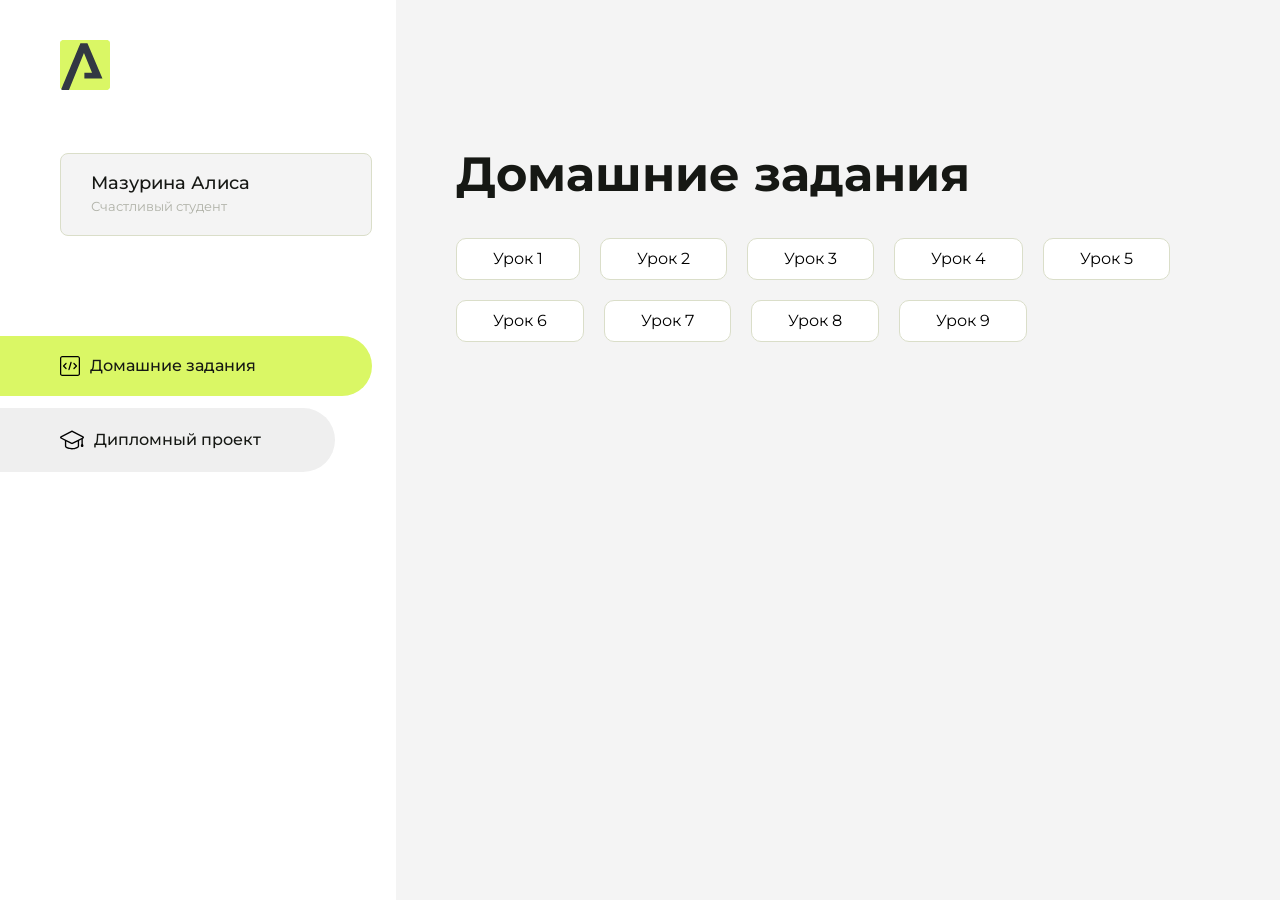
<file: index.html>
<!DOCTYPE html>
<html lang="en">
<head>
    <meta charset="UTF-8">
    <meta name="viewport" content="width=device-width, initial-scale=1.0">
    <title>Домашняя работа</title>
    <link rel="shortcut icon" href="src/logo.ico" type="image/x-icon">
    <link rel="preconnect" href="https://fonts.googleapis.com">
    <link rel="preconnect" href="https://fonts.gstatic.com" crossorigin>
    <link href="https://fonts.googleapis.com/css2?family=Montserrat:wght@400;500;700&family=Rubik:wght@500&display=swap"
          rel="stylesheet">
    <link rel="stylesheet" href="src/style.css">
</head>
<body id="body">
<div class="overlay" id="overlay"></div>
<div class="layout">
    <div class="burger" id="burger">
        <svg viewBox="0 0 24 24" fill="none" xmlns="http://www.w3.org/2000/svg">
            <g id="SVGRepo_bgCarrier" stroke-width="0"></g>
            <g id="SVGRepo_tracerCarrier" stroke-linecap="round" stroke-linejoin="round"></g>
            <g id="SVGRepo_iconCarrier">
                <path d="M4 18L20 18" stroke="#DAF765" stroke-width="2" stroke-linecap="round"></path>
                <path d="M4 12L20 12" stroke="#DAF765" stroke-width="2" stroke-linecap="round"></path>
                <path d="M4 6L20 6" stroke="#DAF765" stroke-width="2" stroke-linecap="round"></path>
            </g>
        </svg>
    </div>
    <aside class="sidebar" id="sidebar">
        <div class="sidebar__inner">
            <div class="logo">
                <svg width="50" height="50" viewBox="0 0 50 50" fill="none" xmlns="http://www.w3.org/2000/svg">
                    <g clip-path="url(#clip0_513_74730)">
                        <path d="M46.17 -0.257004H3.83C1.57281 -0.257004 -0.257 1.57281 -0.257 3.83V46.17C-0.257 48.4272 1.57281 50.257 3.83 50.257H46.17C48.4272 50.257 50.257 48.4272 50.257 46.17V3.83C50.257 1.57281 48.4272 -0.257004 46.17 -0.257004Z"
                              fill="#DAF765"/>
                        <path d="M24.375 38.4H42.461L27.441 3.1585H20.4355C20.4355 3.1585 6.7895 35.881 1.1945 49.294C2.015 50.0275 3.0945 50.257 3.6945 50.257H8.8445L23.954 13.07L32.0465 32.8285H24.375V38.4Z"
                              fill="#323843"/>
                    </g>
                    <defs>
                        <clipPath id="clip0_513_74730">
                            <rect width="50" height="50" fill="white"/>
                        </clipPath>
                    </defs>
                </svg>
            </div>
            <div class="sidebar__user">
                <div class="sidebar__name">Мазурина Алиса</div>
                <div class="sidebar__text">Счастливый студент</div>
            </div>
            <div class="sidebar__tabs">
                <div class="sidebar__item">
                    <button class="sidebar__button active" id="tasks">
                        <svg xmlns="http://www.w3.org/2000/svg" width="20" height="20" viewBox="0 0 20 20" fill="none">
                            <g clip-path="url(#clip0_704_74543)">
                                <path d="M17.7083 20H2.29167C1.0275 20 0 18.9725 0 17.7083V2.29167C0 1.0275 1.0275 0 2.29167 0H17.7083C18.9725 0 20 1.0275 20 2.29167V17.7083C20 18.9725 18.9725 20 17.7083 20ZM2.29167 1.25C1.7175 1.25 1.25 1.7175 1.25 2.29167V17.7083C1.25 18.2825 1.7175 18.75 2.29167 18.75H17.7083C18.2825 18.75 18.75 18.2825 18.75 17.7083V2.29167C18.75 1.7175 18.2825 1.25 17.7083 1.25H2.29167Z"
                                      fill="black"/>
                                <path d="M6.04167 13.125C5.88167 13.125 5.72167 13.0642 5.6 12.9417L3.1 10.4417C2.85583 10.1975 2.85583 9.80167 3.1 9.5575L5.6 7.0575C5.84417 6.81333 6.24 6.81333 6.48417 7.0575C6.72833 7.30167 6.72833 7.6975 6.48417 7.94167L4.42583 10L6.48417 12.0583C6.72833 12.3025 6.72833 12.6983 6.48417 12.9425C6.36167 13.0642 6.20167 13.125 6.04167 13.125Z"
                                      fill="black"/>
                                <path d="M8.95833 14.1667C8.9 14.1667 8.84 14.1583 8.78167 14.1417C8.45083 14.0442 8.26083 13.6967 8.35833 13.3658L10.4417 6.28251C10.5392 5.95084 10.8892 5.76417 11.2175 5.85917C11.5483 5.95667 11.7383 6.30417 11.6408 6.63501L9.5575 13.7183C9.47833 13.9908 9.22833 14.1667 8.95833 14.1667Z"
                                      fill="black"/>
                                <path d="M13.9583 13.125C13.7983 13.125 13.6383 13.0642 13.5167 12.9417C13.2725 12.6975 13.2725 12.3017 13.5167 12.0575L15.575 9.99916L13.5167 7.94083C13.2725 7.69666 13.2725 7.30083 13.5167 7.05666C13.7608 6.81249 14.1567 6.81249 14.4008 7.05666L16.9008 9.55666C17.145 9.80083 17.145 10.1967 16.9008 10.4408L14.4008 12.9408C14.2783 13.0642 14.1183 13.125 13.9583 13.125Z"
                                      fill="black"/>
                            </g>
                            <defs>
                                <clipPath id="clip0_704_74543">
                                    <rect width="20" height="20" fill="white"/>
                                </clipPath>
                            </defs>
                        </svg>
                        <span>Домашние задания</span></button>
                </div>
                <div class="sidebar__item">
                    <button class="sidebar__button" id="diplom">
                        <svg xmlns="http://www.w3.org/2000/svg" width="24" height="24" viewBox="0 0 24 24" fill="none">
                            <g clip-path="url(#clip0_704_74553)">
                                <path d="M23.2628 10.5971C23.7176 10.365 24 9.90375 24 9.39337C24 8.883 23.7176 8.42175 23.2628 8.18962L12.6135 2.75362C12.2291 2.55824 11.7705 2.55787 11.3854 2.75399L0.736875 8.19C0.282375 8.42175 0 8.883 0 9.39337C0 9.90375 0.282375 10.365 0.736875 10.5971L4.89038 12.7177V18.2074C4.89038 19.8154 8.412 21.393 12 21.393C15.5884 21.393 19.1096 19.815 19.1096 18.2074V12.7174L21.4609 11.517V15.8017L20.901 17.2305C20.7409 17.6389 20.7934 18.0994 21.0405 18.4616C21.2876 18.8246 21.6979 19.041 22.1366 19.041C22.5754 19.041 22.9852 18.8246 23.2324 18.462C23.4795 18.099 23.532 17.6385 23.3719 17.2301L22.8124 15.8021V10.827L23.2628 10.5971ZM17.7623 18.1721C17.6198 18.6375 15.3491 20.0419 12 20.0419C8.65088 20.0419 6.38025 18.6375 6.2415 18.2074V12.3037L6.23887 12.3019C6.23812 12.057 6.1065 11.8207 5.87325 11.7019L1.3515 9.39337L12 3.95737L22.6489 9.39337L12 14.8294L5.87325 11.7019C5.54063 11.5331 4.6695 11.6674 4.5 12C4.33012 12.3322 4.55813 12.5479 4.89038 12.7177L11.3857 16.0331C11.5781 16.1314 11.7889 16.1805 12 16.1805C12.2107 16.1805 12.4222 16.1314 12.6146 16.0331L17.7593 13.407L17.7623 18.1721Z"
                                      fill="black"/>
                            </g>
                            <defs>
                                <clipPath id="clip0_704_74553">
                                    <rect width="24" height="24" fill="white"/>
                                </clipPath>
                            </defs>
                        </svg>
                        <span>Дипломный проект</span></button>
                </div>
            </div>
        </div>

    </aside>
    <div class="content">
        <div class="container">
            <div class="content__block" id="tasksBlock">
                <div class="content__title">Домашние задания</div>
                <ul class="content__list">
                    <li class="content__list-item">
                        <a href="первые строчки кода/index.html">Урок 1</a>
                    </li>
                    <li class="content__list-item">
                        <a href="статья/index.html">Урок 2</a>
                    </li>
                     <li class="content__list-item">
                        <a href="таблица/index.html">Урок 3</a>
                    </li>
                    <li class="content__list-item">
                        <a href="форма/index.html">Урок 4</a>
                    </li>
                    <li class="content__list-item">
                        <a href="fitstydio/article.html">Урок 5</a>
                    </li>
                    <li class="content__list-item">
                        <a href="ШАПКА/index.html">Урок 6</a>
                    </li>
                    <li class="content__list-item">
                        <a href="fitstydio-2/article.html">Урок 7</a>
                    </li>
                     <li class="content__list-item">
                        <a href="форма/index.html">Урок 8</a>
                    </li>
                     <li class="content__list-item">
                        <a href="fitstydio-2/main.html">Урок 9</a>
                    </li>
                </ul>
            </div>
            <div class="content__block hidden" id="diplomBlock">
                <div class="content__title">Дипломный проект</div>
                <div class="content__list-diplom">
                    <a href="ПАПКА-С-НОМЕРОМ-УРОКА">Ссылка на ДЗ</a>
                </div>
                <div class="content__decor">
                    <div class="content__decor-text">Давай проверим, чему ты научился!</div>
                    <div class="content__decor-img">
                        <img src="src/decor.png" alt="decor">
                    </div>
                </div>
            </div>
        </div>
    </div>
</div>
<script src="src/index.js"></script>
</body>
</html>
</file>
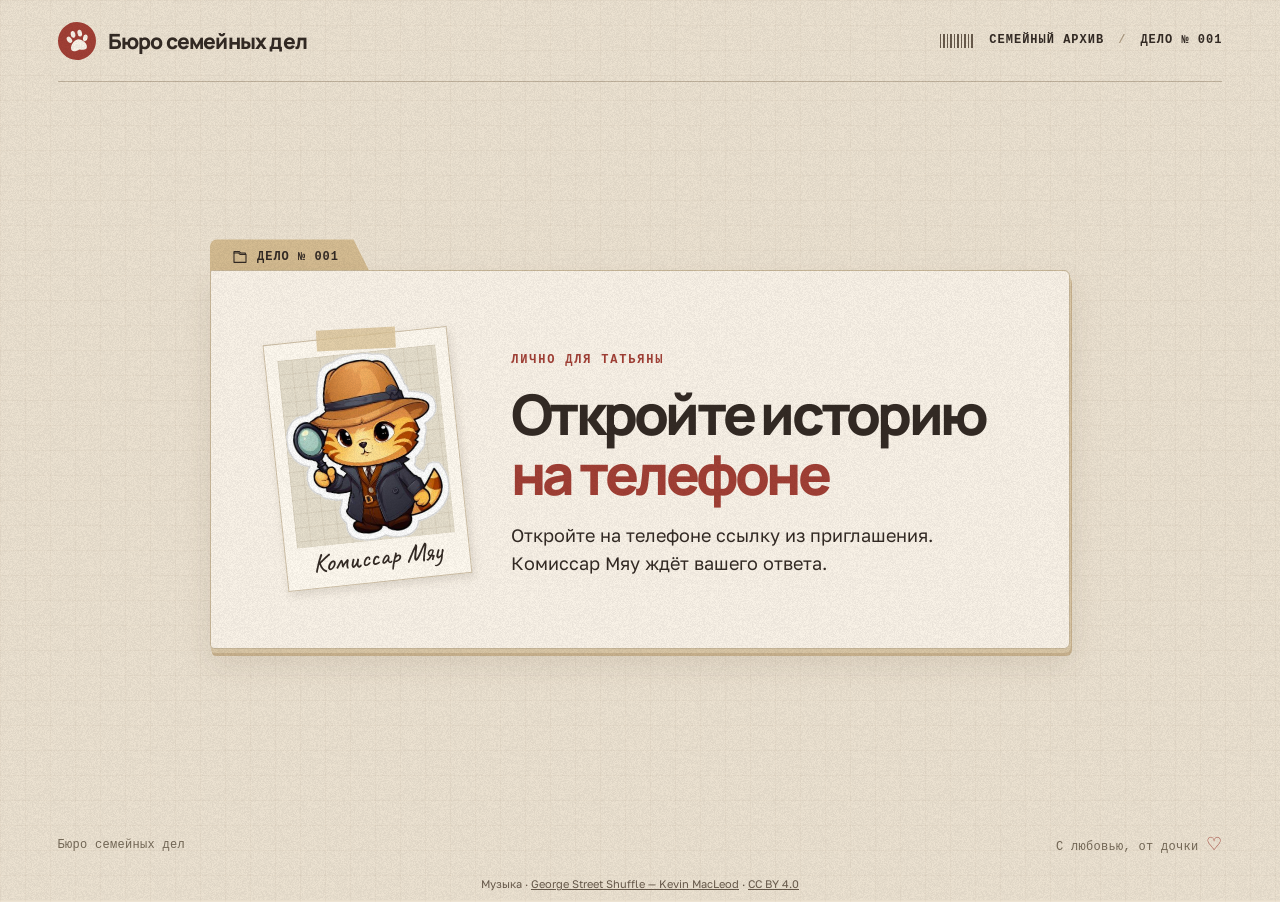
<file: casebook-github-pages/index.html>
<!doctype html>
<html lang="ru"><head><meta charset="utf-8"><meta name="viewport" content="width=device-width,initial-scale=1"><meta name="theme-color" content="#f4eddf"><meta name="robots" content="noindex,nofollow"><title>Операция «Лучшая мама» · Дело № 001</title><meta name="description" content="Татьяна, вам звонит Комиссар Мяу! Для вас подготовлена секретная миссия."><link rel="stylesheet" href="fonts.css"><link rel="stylesheet" href="main.css"><link rel="stylesheet" href="games.css"><link rel="stylesheet" href="ending.css"></head>
<body><header class="mast"><div class="brand"><span class="agency-icon" data-icon="paw"></span><span>Бюро семейных дел</span></div><div class="mast-id"><i></i> СЕМЕЙНЫЙ АРХИВ <span>/</span> ДЕЛО № 001</div></header><main id="main" tabindex="-1"></main><footer class="foot"><span>Бюро семейных дел</span><span>С любовью, от дочки <b>♡</b></span></footer><aside class="music-credit">Музыка · <a href="https://incompetech.com/music/royalty-free/index.html?isrc=USUAN1300035">George Street Shuffle — Kevin MacLeod</a> · <a href="https://creativecommons.org/licenses/by/4.0/">CC BY 4.0</a></aside><script src="album.js"></script><script src="games.js"></script><script src="ending.js"></script><script src="main.js"></script></body></html>
</file>
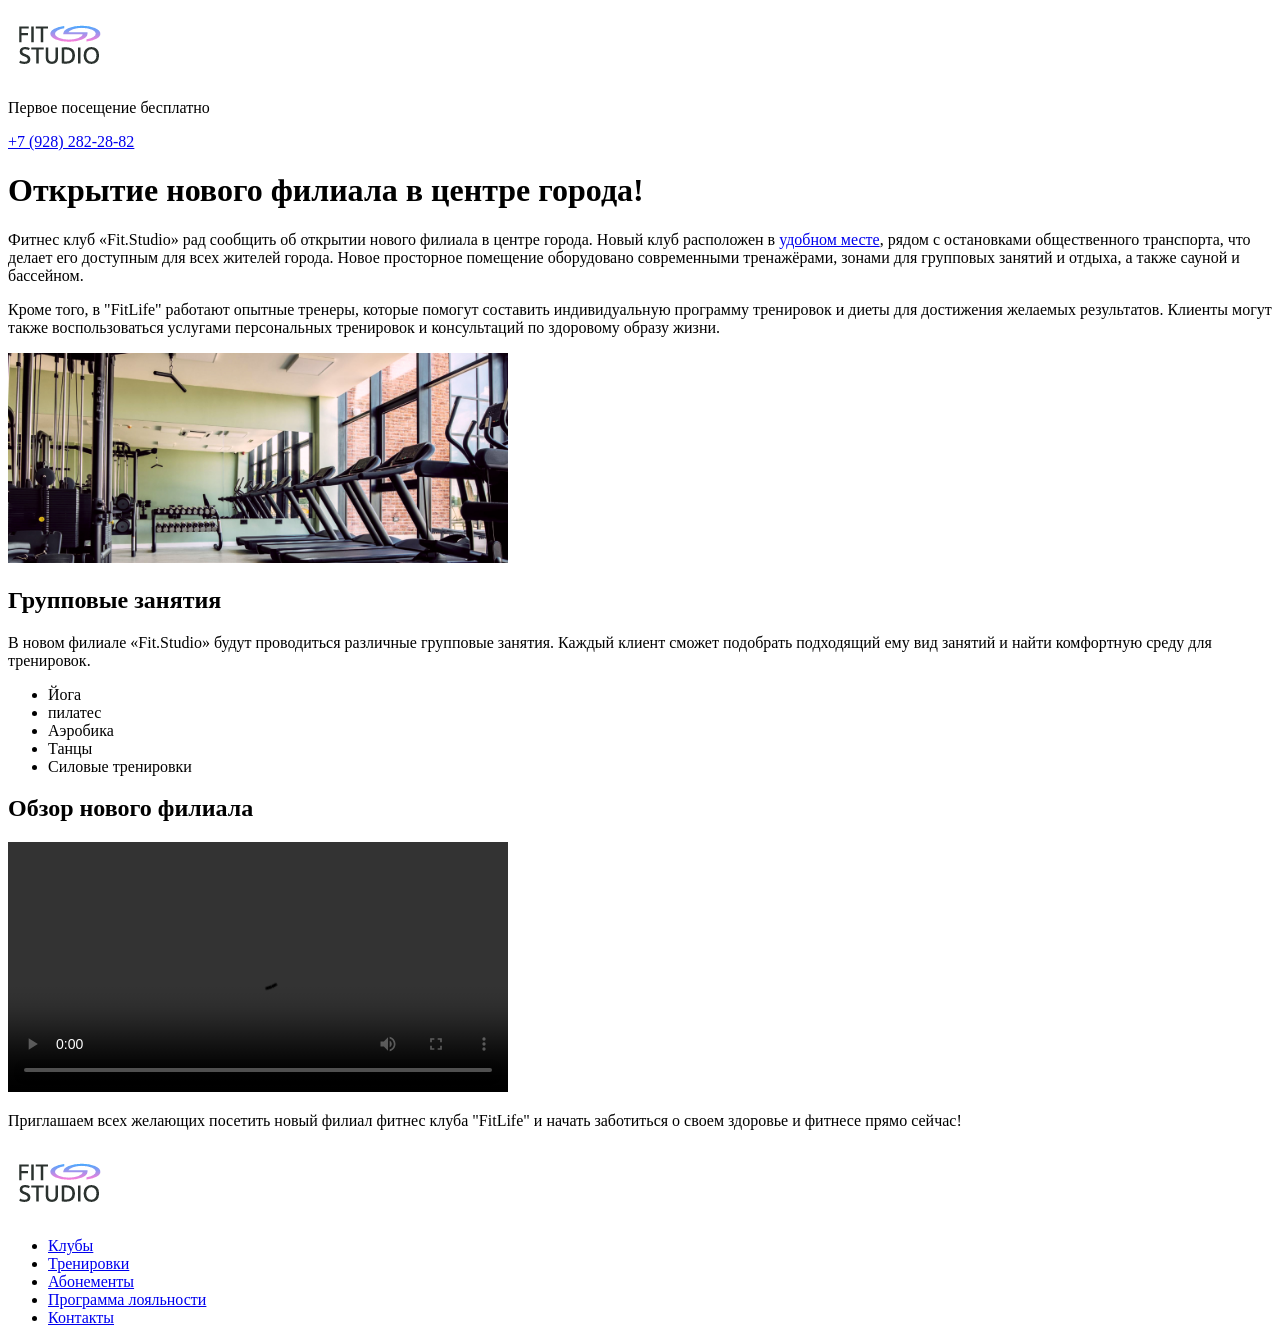
<file: статья/index.html>
<!doctype html>
<html lang="ru">
  <head>
    <meta charset="UTF-8" />
    <meta name="viewport" content="width=device-width, initial-scale=1.0" />
    <title>СТАТЬЯ</title>
  </head>
  <header>
    <img src="./img/Screenshot_1.png" alt="логотип" />
    <div>
      <p>Первое посещение бесплатно</p>
      <p><a href="tel:+7 (928) 282-28-82">+7 (928) 282-28-82</a></p>
    </div>
  </header>
  <body>
    <h1>Открытие нового филиала в центре города!</h1>
    <p>
      Фитнес клуб «Fit.Studio» рад сообщить об открытии нового филиала в центре
      города. Новый клуб расположен в
      <a
        href="https://yandex.ru/maps/76/khabarovsk/?ll=135.071917%2C48.480223&z=12"
        target="_blank"
        >удобном месте</a
      >, рядом с остановками общественного транспорта, что делает его доступным
      для всех жителей города. Новое просторное помещение оборудовано
      современными тренажёрами, зонами для групповых занятий и отдыха, а также
      сауной и бассейном.
    </p>
    <p>
      Кроме того, в "FitLife" работают опытные тренеры, которые помогут
      составить индивидуальную программу тренировок и диеты для достижения
      желаемых результатов. Клиенты могут также воспользоваться услугами
      персональных тренировок и консультаций по здоровому образу жизни.
    </p>
    <img src="./img/gym-image.jpg" width="500" alt="спортивный зал" />
    <h2>Групповые занятия</h2>
    <p>
      В новом филиале «Fit.Studio» будут проводиться различные групповые
      занятия. Каждый клиент сможет подобрать подходящий ему вид занятий и найти
      комфортную среду для тренировок.
    </p>
    <ul>
      <li>Йога</li>
      <li>пилатес</li>
      <li>Аэробика</li>
      <li>Танцы</li>
      <li>Силовые тренировки</li>
    </ul>
    <h2>Обзор нового филиала</h2>
    <video src="./video/gym-video.mp4" controls width="500">
      обзор спорзала
    </video>
    <p>
      Приглашаем всех желающих посетить новый филиал фитнес клуба "FitLife" и
      начать заботиться о своем здоровье и фитнесе прямо сейчас!
    </p>
  </body>
  <footer>
    <img src="./img/Screenshot_1.png" alt="логотип" />
    <div>
      <ul>
        <li><a href="клубы.html">Клубы</a></li>
        <li><a href="тренировки.html">Тренировки</a></li>
        <li><a href="абонементы.html">Абонементы</a></li>
        <li><a href="программа_лояльности.html">Программа лояльности</a></li>
        <li><a href="контакты.html">Контакты</a></li>
      </ul>
    </div>
  </footer>
</html>
</file>
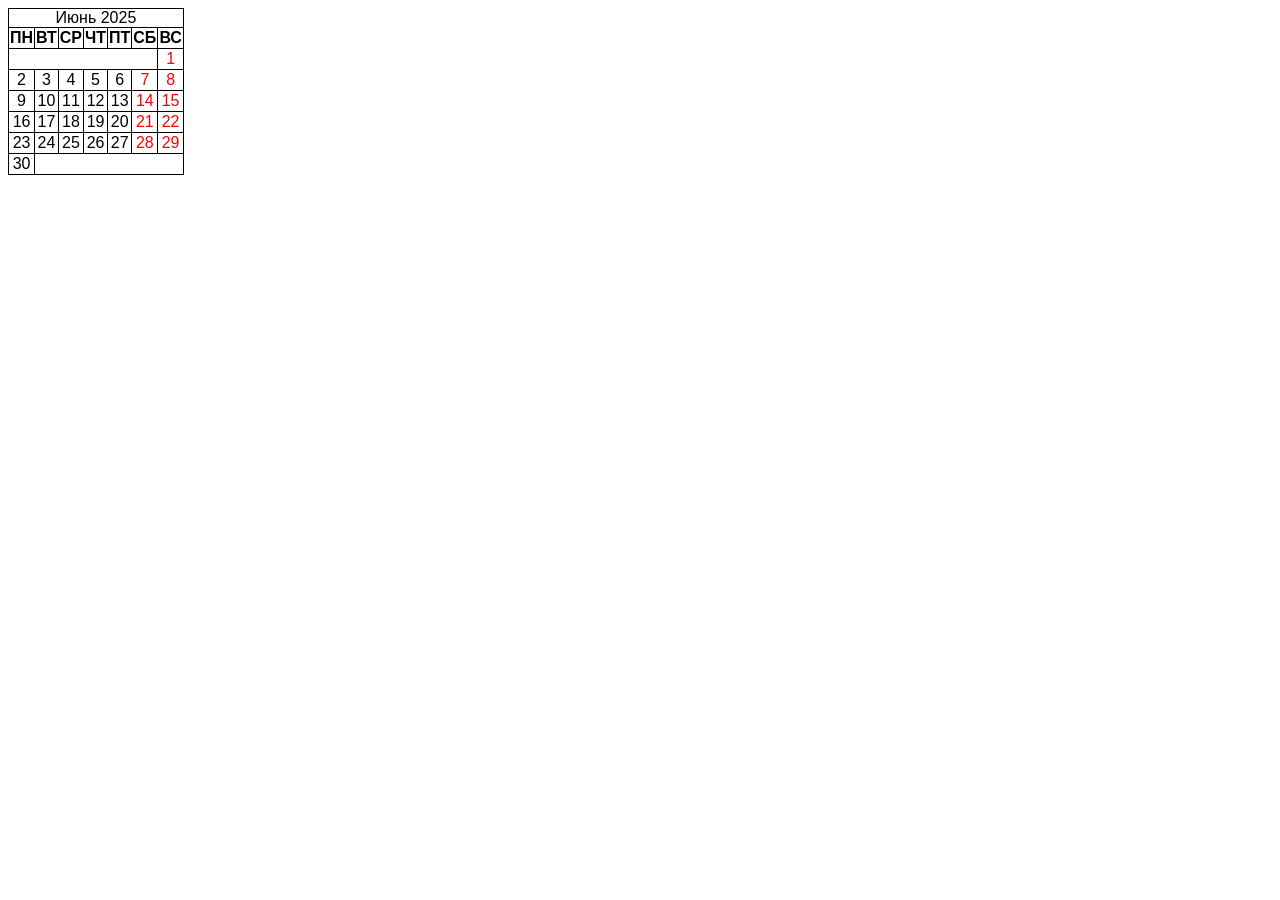
<file: таблица/index.html>
<!doctype html>
<html lang="en">
  <head>
    <meta charset="UTF-8" />
    <meta name="viewport" content="width=device-width, initial-scale=1.0" />
    <title>Таблицы</title>
    <link rel="stylesheet" href="style.css" />
  </head>
  <body>
    <table class="table">
      <caption>
        Июнь 2025
      </caption>
      <thead>
        <tr>
          <th class="date">ПН</th>
          <th class="date">ВТ</th>
          <th class="date">СР</th>
          <th class="date">ЧТ</th>
          <th class="date">ПТ</th>
          <th class="date" class="red">СБ</th>
          <th class="date" ,class="red">ВС</th>
        </tr>
      </thead>
      <tbody>
        <tr>
          <td colspan="6"></td>
          <td class="red">1</td>
        </tr>
        <tr>
          <td>2</td>
          <td>3</td>
          <td>4</td>
          <td>5</td>
          <td>6</td>
          <td class="red">7</td>
          <td class="red">8</td>
        </tr>
        <tr>
          <td>9</td>
          <td>10</td>
          <td>11</td>
          <td>12</td>
          <td>13</td>
          <td class="red">14</td>
          <td class="red">15</td>
        </tr>
        <tr>
          <td>16</td>
          <td>17</td>
          <td>18</td>
          <td>19</td>
          <td>20</td>
          <td class="red">21</td>
          <td class="red">22</td>
        </tr>
        <tr>
          <td>23</td>
          <td>24</td>
          <td>25</td>
          <td>26</td>
          <td>27</td>
          <td class="red">28</td>
          <td class="red">29</td>
        </tr>
        <tr>
          <td>30</td>
          <td colspan="6"></td>
        </tr>
      </tbody>
    </table>
  </body>
</html>
</file>
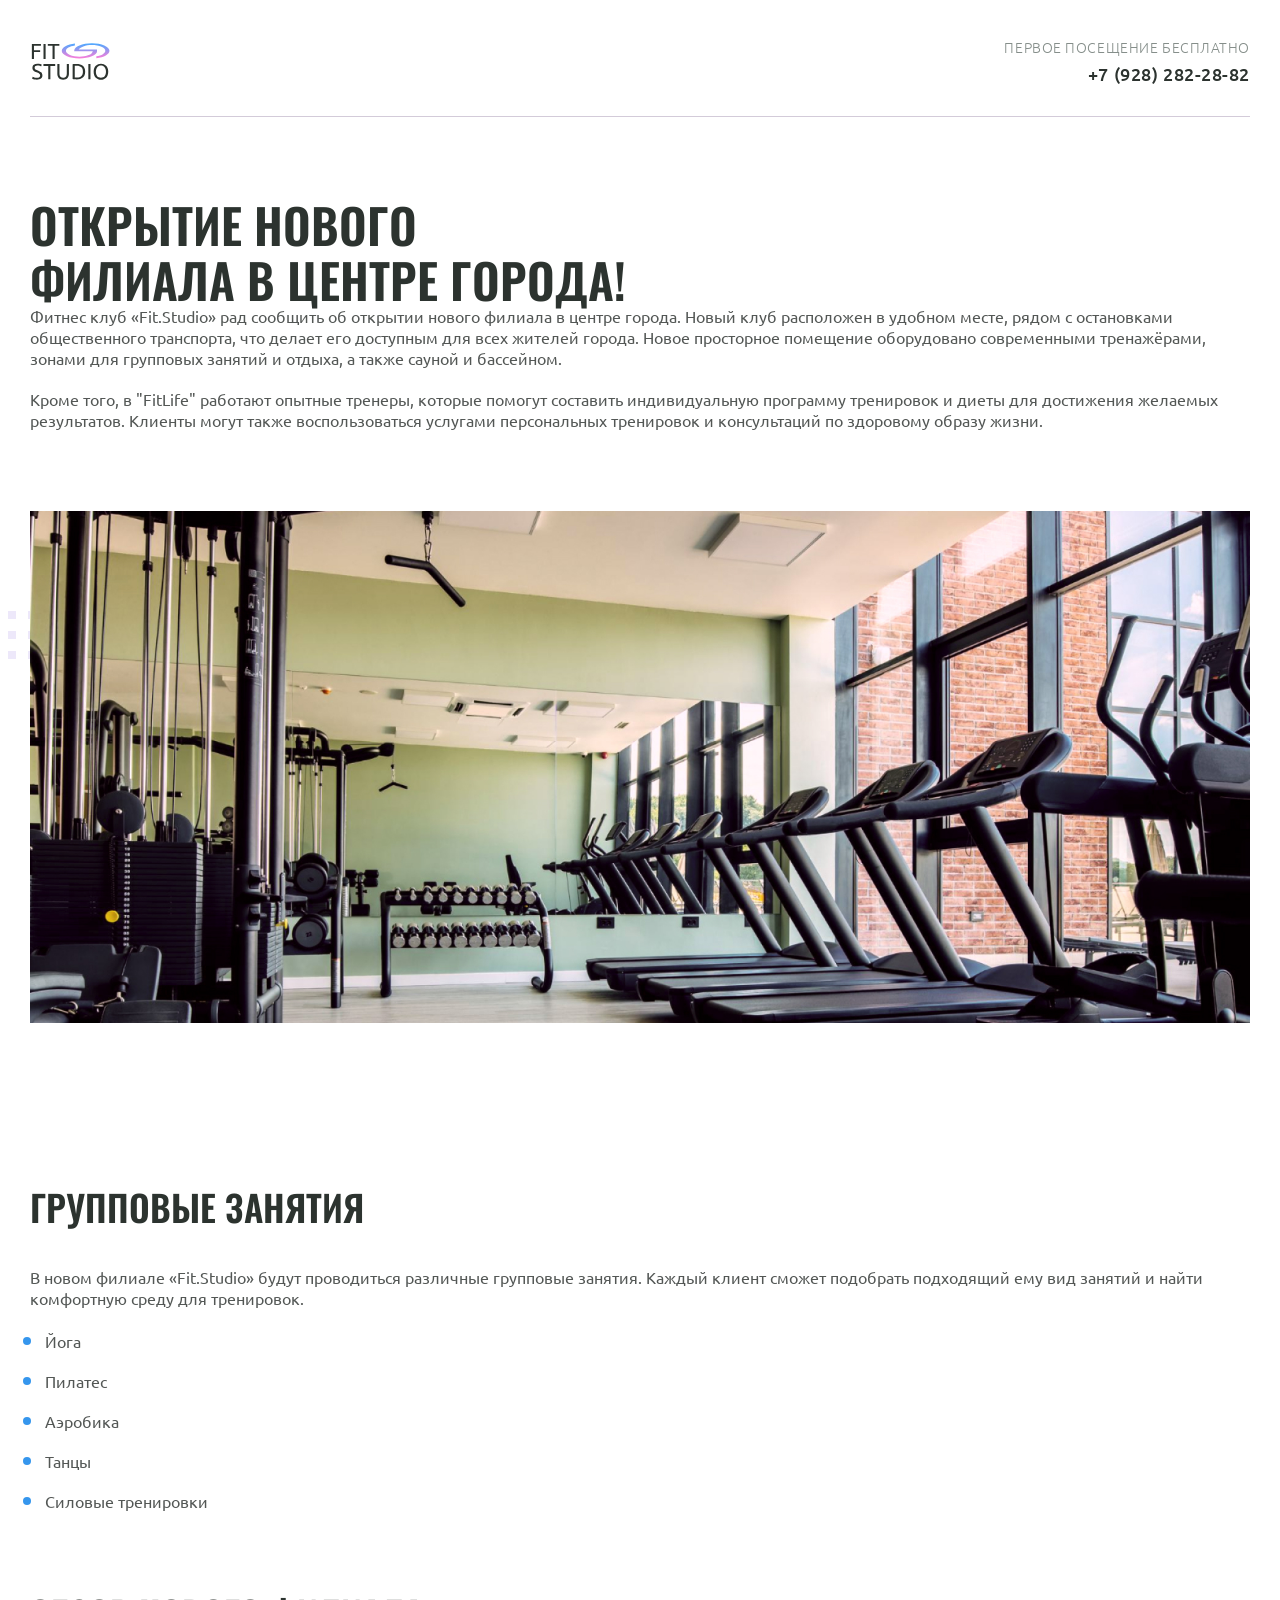
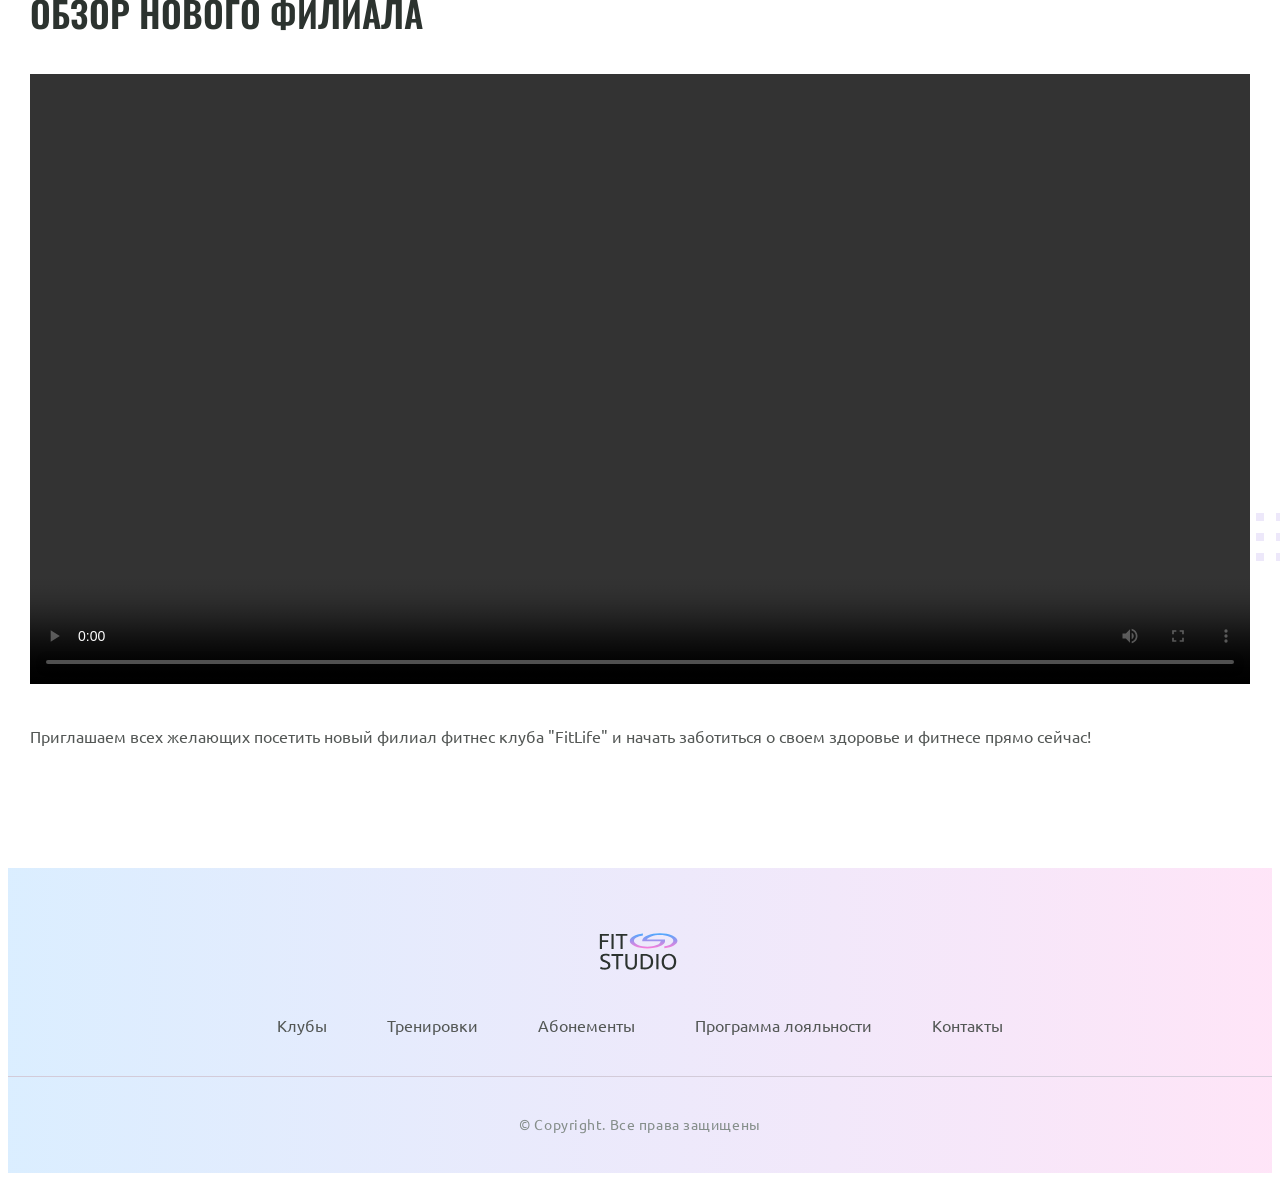
<file: fitstydio-2/artical.html>
<!doctype html>
<html lang="ru">
  <head>
    <meta charset="UTF-8" />
    <meta name="viewport" content="width=device-width, initial-scale=1.0" />
    <title>Fit Studio - Открытие нового филиала</title>
    <link rel="stylesheet" href="./css/fonts.css" />
    <link rel="stylesheet" href="./css/artical.css" />
    <link rel="stylesheet" href="./css/header.css" />
    <link rel="stylesheet" href="./css/globals.css" />
    <link rel="stylesheet" href="./css/footer.css" />
    <link
      rel="icon"
      href="./images/favicon-icon.svg"
      type="image/svg+xml"
      sizes="128x128"
    />
  </head>
  <body>
    <header class="header">
      <div class="container">
        <div class="header-inner">
          <a href="/">
            <img
              src="./images/logo-icon.svg"
              width="84"
              height="45"
              alt="логотип"
            />
          </a>
          <div class="phone">
            <p class="phone-text">Первое посещение бесплатно</p>
            <a class="phone-link" href="tel:+7928282-28-82"
              >+7 (928) 282-28-82</a
            >
          </div>
        </div>
      </div>
    </header>
    <article class="article">
      <div class="container">
        <h1>Открытие нового филиала в центре города!</h1>
        <p class="article-text">
          Фитнес клуб «Fit.Studio» рад сообщить об открытии нового филиала в
          центре города. Новый клуб расположен в удобном месте, рядом с
          остановками общественного транспорта, что делает его доступным для
          всех жителей города. Новое просторное помещение оборудовано
          современными тренажёрами, зонами для групповых занятий и отдыха, а
          также сауной и бассейном.
        </p>
        <p class="article-text article-mb">
          Кроме того, в "FitLife" работают опытные тренеры, которые помогут
          составить индивидуальную программу тренировок и диеты для достижения
          желаемых результатов. Клиенты могут также воспользоваться услугами
          персональных тренировок и консультаций по здоровому образу жизни.
        </p>
        <div class="article-decor-wrapper article-decor-wrapper-1 article-mb">
          <img
            class="article-img"
            src="./images/gym-img.jpg"
            alt="тренажёрный зал"
          />
        </div>
        <h2 class="h2">Групповые занятия</h2>
        <p class="article-text">
          В новом филиале «Fit.Studio» будут проводиться различные групповые
          занятия. Каждый клиент сможет подобрать подходящий ему вид занятий и
          найти комфортную среду для тренировок.
        </p>
        <ul class="article-text article-mb article-ul">
          <li class="article-item">Йога</li>
          <li class="article-item">Пилатес</li>
          <li class="article-item">Аэробика</li>
          <li class="article-item">Танцы</li>
          <li class="article-item">Силовые тренировки</li>
        </ul>
        <h2 class="h2">Обзор нового филиала</h2>
        <div class="article-decor-wrapper article-decor-wrapper-2 article-mb-2">
          <button class="article-play-button">
            <img
              src="./images/article-play-button.svg"
              width="24px"
              height="24px"
              alt="кнопка плей"
            />
          </button>
          <video
            src="./videos/gym-video.mp4"
            class="article-video"
            controls
            width="1220"
          >
            тренировка
          </video>
        </div>
        <p class="article-text">
          Приглашаем всех желающих посетить новый филиал фитнес клуба "FitLife"
          и начать заботиться о своем здоровье и фитнесе прямо сейчас!
        </p>
      </div>
    </article>
    <footer class="footer">
      <div class="footer-top">
        <div class="container">
          <a class="footer-logo" href="/">
            <img
              src="./images/logo-icon.svg"
              width="84"
              height="45"
              alt="логотип"
            />
          </a>
          <nav class="menu">
            <ul>
              <li><a href="#">Клубы</a></li>
              <li><a href="#">Тренировки</a></li>
              <li><a href="#">Абонементы</a></li>
              <li><a href="#">Программа лояльности</a></li>
              <li><a href="#">Контакты</a></li>
            </ul>
          </nav>
        </div>
      </div>
      <div class="container">
        <p class="Copyright">&copy; Copyright. Все права защищены</p>
      </div>
    </footer>
  </body>
</html>
</file>
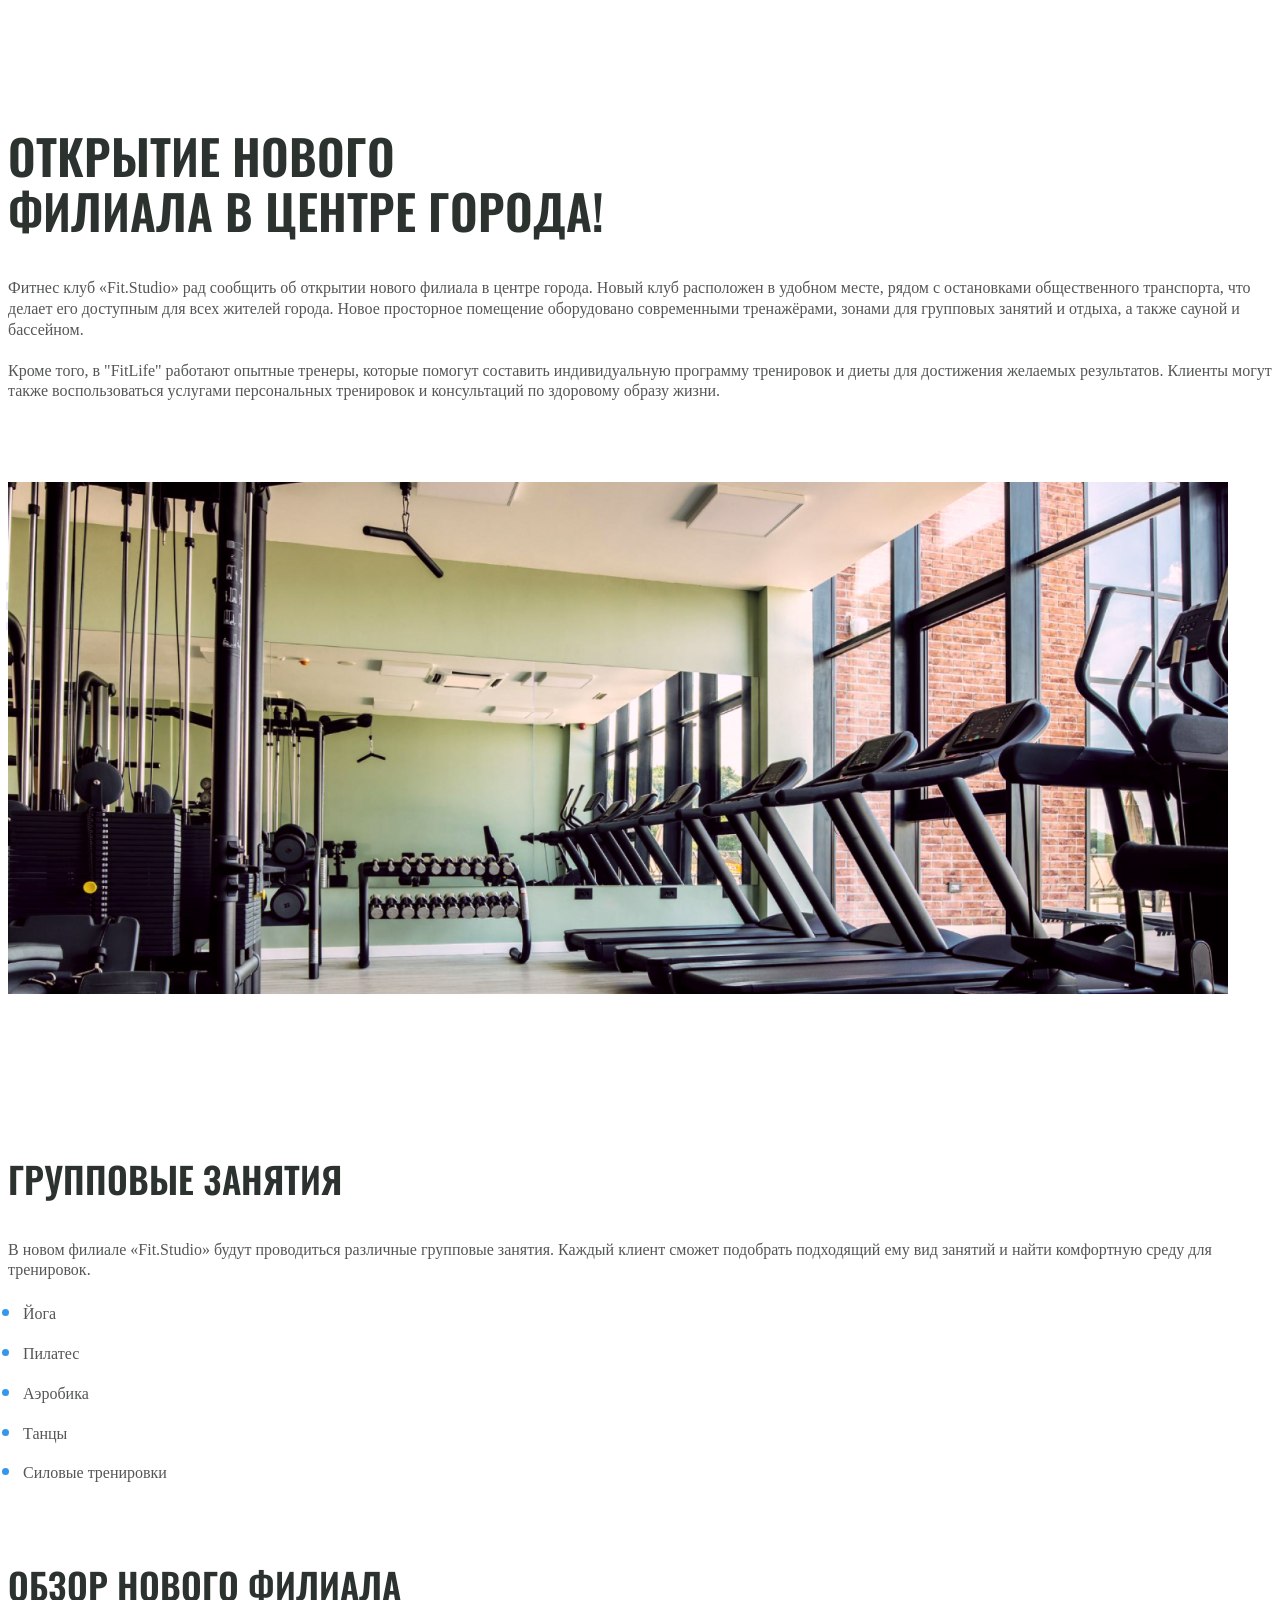
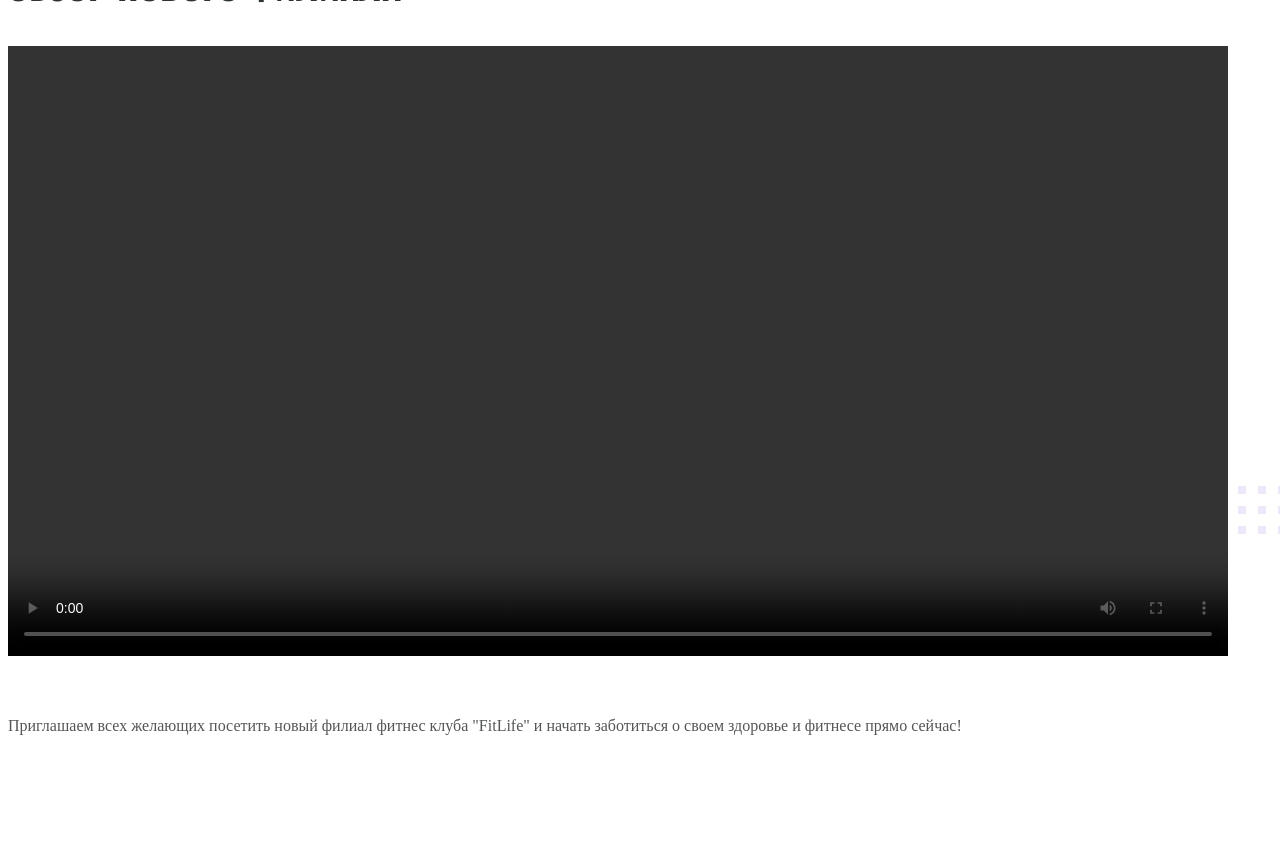
<file: fitstydio-2/article.html>
<!doctype html>
<html lang="ru">
  <head>
    <meta charset="UTF-8" />
    <meta name="viewport" content="width=device-width, initial-scale=1.0" />
    <title>Fit Studio - Открытие нового филиала</title>
    <link rel="stylesheet" href="./css/fonts.css" />
    <link rel="stylesheet" href="./css/artical.css" />
  </head>
  <body>
    <article class="article">
      <div class="container">
        <h1>Открытие нового филиала в центре города!</h1>
        <p class="article-text">
          Фитнес клуб «Fit.Studio» рад сообщить об открытии нового филиала в
          центре города. Новый клуб расположен в удобном месте, рядом с
          остановками общественного транспорта, что делает его доступным для
          всех жителей города. Новое просторное помещение оборудовано
          современными тренажёрами, зонами для групповых занятий и отдыха, а
          также сауной и бассейном.
        </p>
        <p class="article-text article-mb">
          Кроме того, в "FitLife" работают опытные тренеры, которые помогут
          составить индивидуальную программу тренировок и диеты для достижения
          желаемых результатов. Клиенты могут также воспользоваться услугами
          персональных тренировок и консультаций по здоровому образу жизни.
        </p>
        <div class="article-decor-wrapper article-decor-wrapper-1 article-mb">
          <img
            class="article-img"
            src="./images/gym-img.jpg"
            alt="тренажёрный зал"
          />
        </div>
        <h2 class="h2">Групповые занятия</h2>
        <p class="article-text">
          В новом филиале «Fit.Studio» будут проводиться различные групповые
          занятия. Каждый клиент сможет подобрать подходящий ему вид занятий и
          найти комфортную среду для тренировок.
        </p>
        <ul class="article-text article-mb article-ul">
          <li class="article-item">Йога</li>
          <li class="article-item">Пилатес</li>
          <li class="article-item">Аэробика</li>
          <li class="article-item">Танцы</li>
          <li class="article-item">Силовые тренировки</li>
        </ul>
        <h2 class="h2">Обзор нового филиала</h2>
        <div class="article-decor-wrapper article-decor-wrapper-2 article-mb-2">
          <button class="article-play-button">
            <img
              src="./images/article-play-button.svg"
              width="24px"
              height="24px"
              alt="кнопка плей"
            />
          </button>
          <video
            src="./videos/gym-video.mp4"
            class="article-video"
            controls
            width="1220"
          >
            тренировка
          </video>
        </div>
        <p class="article-text">
          Приглашаем всех желающих посетить новый филиал фитнес клуба "FitLife"
          и начать заботиться о своем здоровье и фитнесе прямо сейчас!
        </p>
      </div>
    </article>
  </body>
</html>
</file>
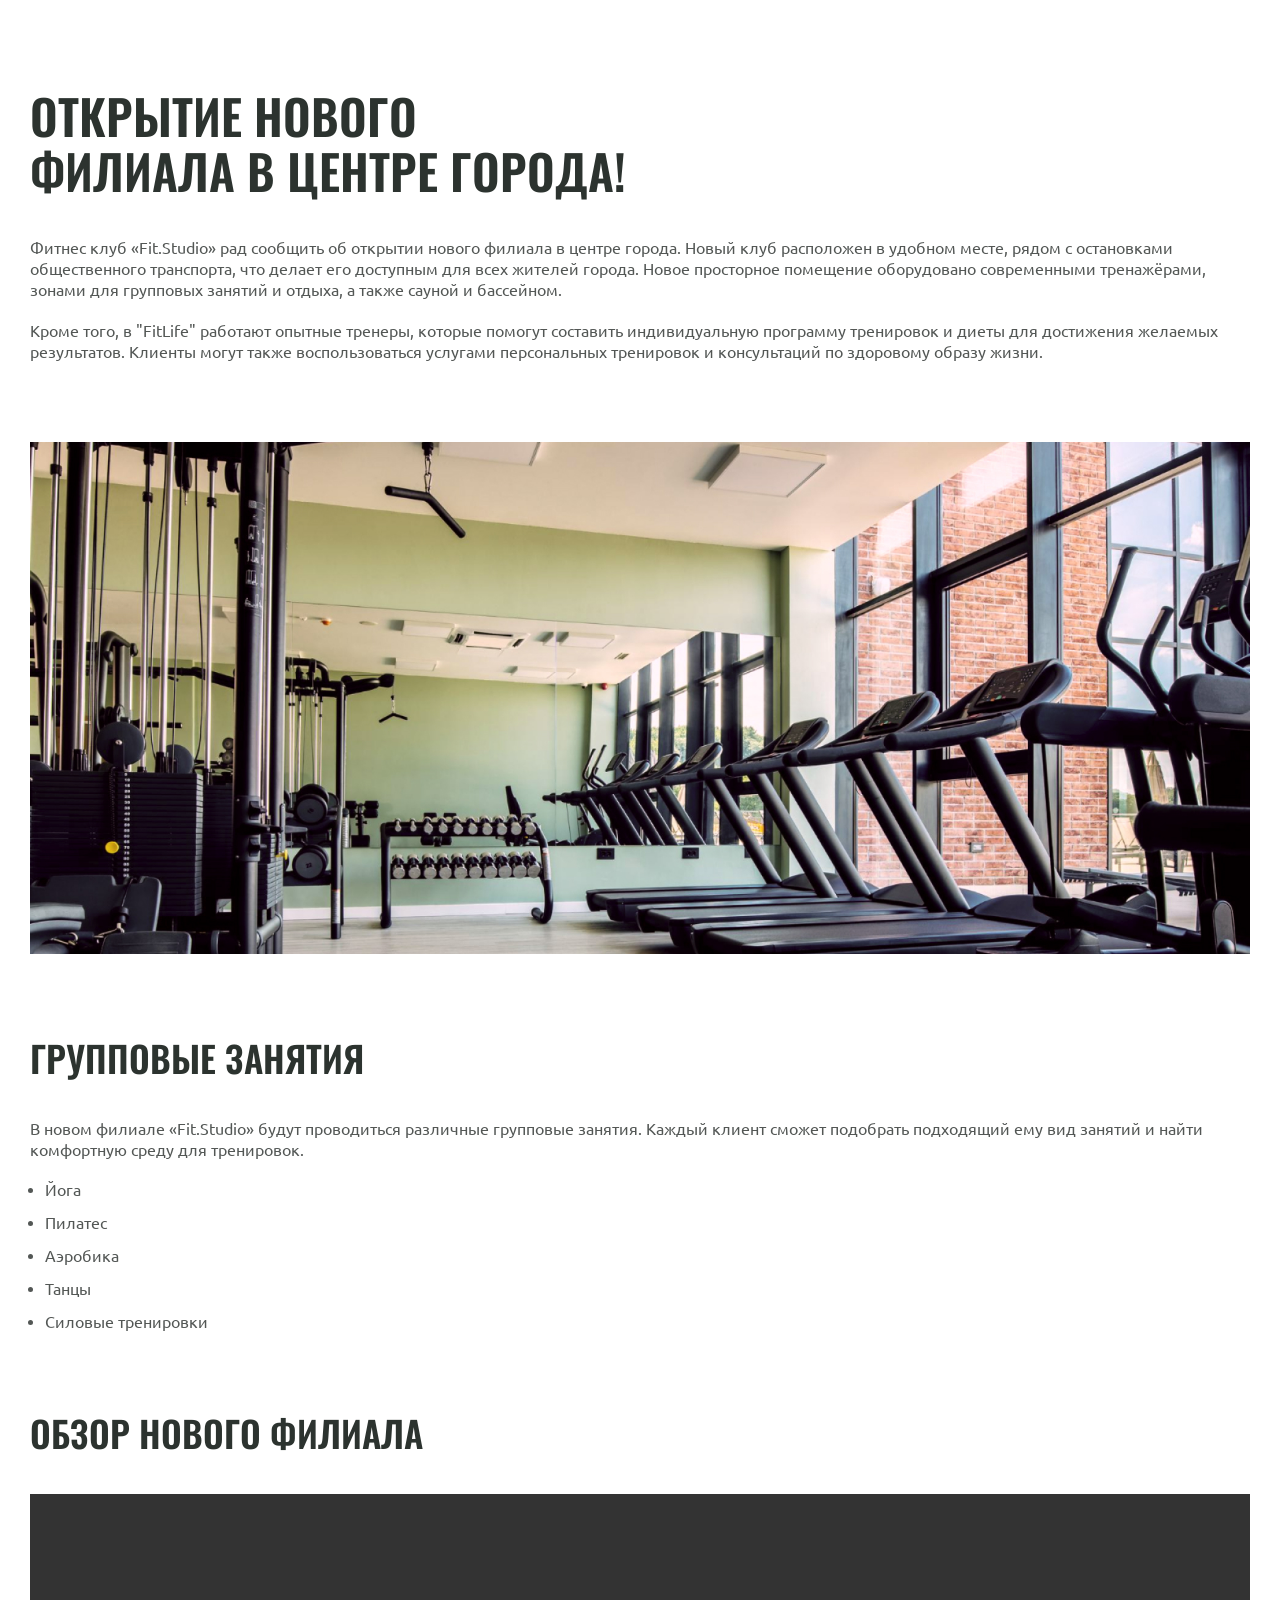
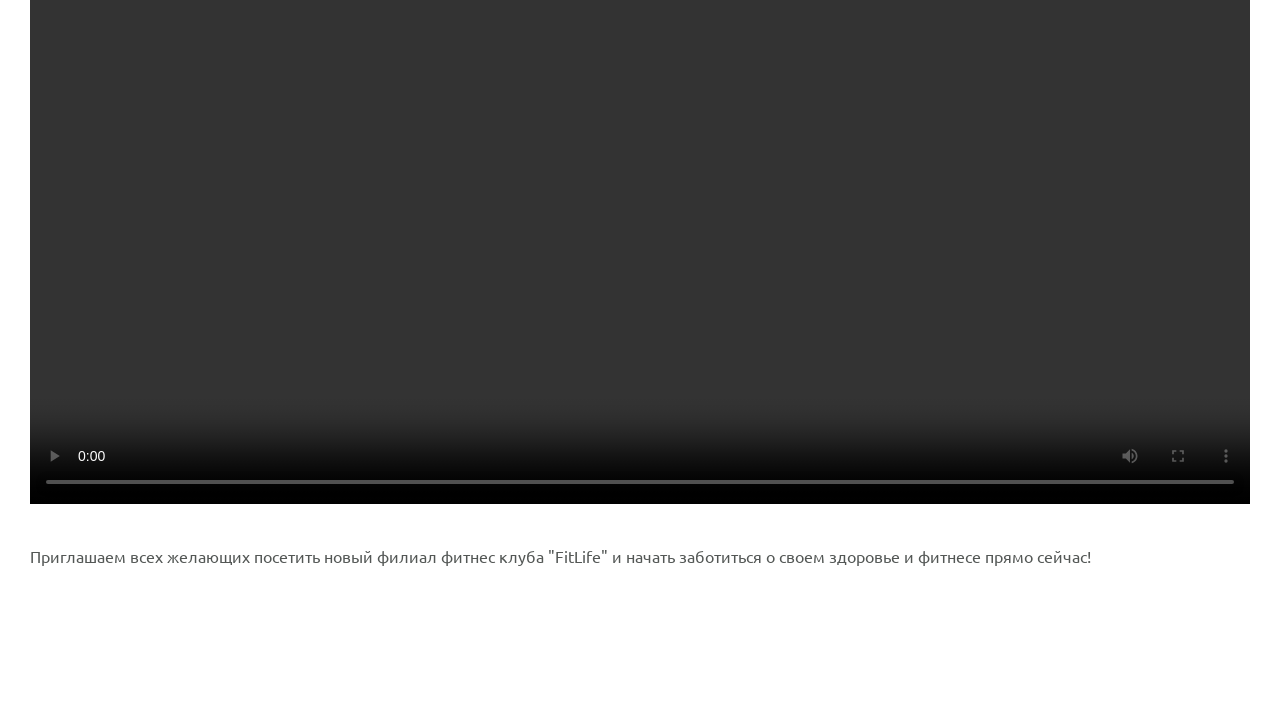
<file: fitstydio/article.html>
<!doctype html>
<html lang="ru">
  <head>
    <meta charset="UTF-8" />
    <meta name="viewport" content="width=device-width, initial-scale=1.0" />
    <title>Fit Studio - Открытие нового филиала</title>
    <link rel="stylesheet" href="./css/fonts.css" />
    <link rel="stylesheet" href="./css/artical.css" />
  </head>
  <body>
    <article class="article">
      <div class="container">
        <h1>Открытие нового филиала в центре города!</h1>
        <p class="article-text">
          Фитнес клуб «Fit.Studio» рад сообщить об открытии нового филиала в
          центре города. Новый клуб расположен в удобном месте, рядом с
          остановками общественного транспорта, что делает его доступным для
          всех жителей города. Новое просторное помещение оборудовано
          современными тренажёрами, зонами для групповых занятий и отдыха, а
          также сауной и бассейном.
        </p>
        <p class="article-text article-mb">
          Кроме того, в "FitLife" работают опытные тренеры, которые помогут
          составить индивидуальную программу тренировок и диеты для достижения
          желаемых результатов. Клиенты могут также воспользоваться услугами
          персональных тренировок и консультаций по здоровому образу жизни.
        </p>
        <img
          class="article-img article-mb"
          src="./images/gym-img.jpg"
          alt="тренажёрный зал"
        />
        <h2 class="h2">Групповые занятия</h2>
        <p class="article-text">
          В новом филиале «Fit.Studio» будут проводиться различные групповые
          занятия. Каждый клиент сможет подобрать подходящий ему вид занятий и
          найти комфортную среду для тренировок.
        </p>
        <ul class="article-text article-mb article-ul">
          <li class="article-item">Йога</li>
          <li class="article-item">Пилатес</li>
          <li class="article-item">Аэробика</li>
          <li class="article-item">Танцы</li>
          <li class="article-item">Силовые тренировки</li>
        </ul>
        <h2 class="h2">Обзор нового филиала</h2>
        <video
          src="./videos/gym-video.mp4"
          class="article-video"
          controls
          width="1220"
        >
          тренировка
        </video>
        <p class="article-text">
          Приглашаем всех желающих посетить новый филиал фитнес клуба "FitLife"
          и начать заботиться о своем здоровье и фитнесе прямо сейчас!
        </p>
      </div>
    </article>
  </body>
</html>
</file>
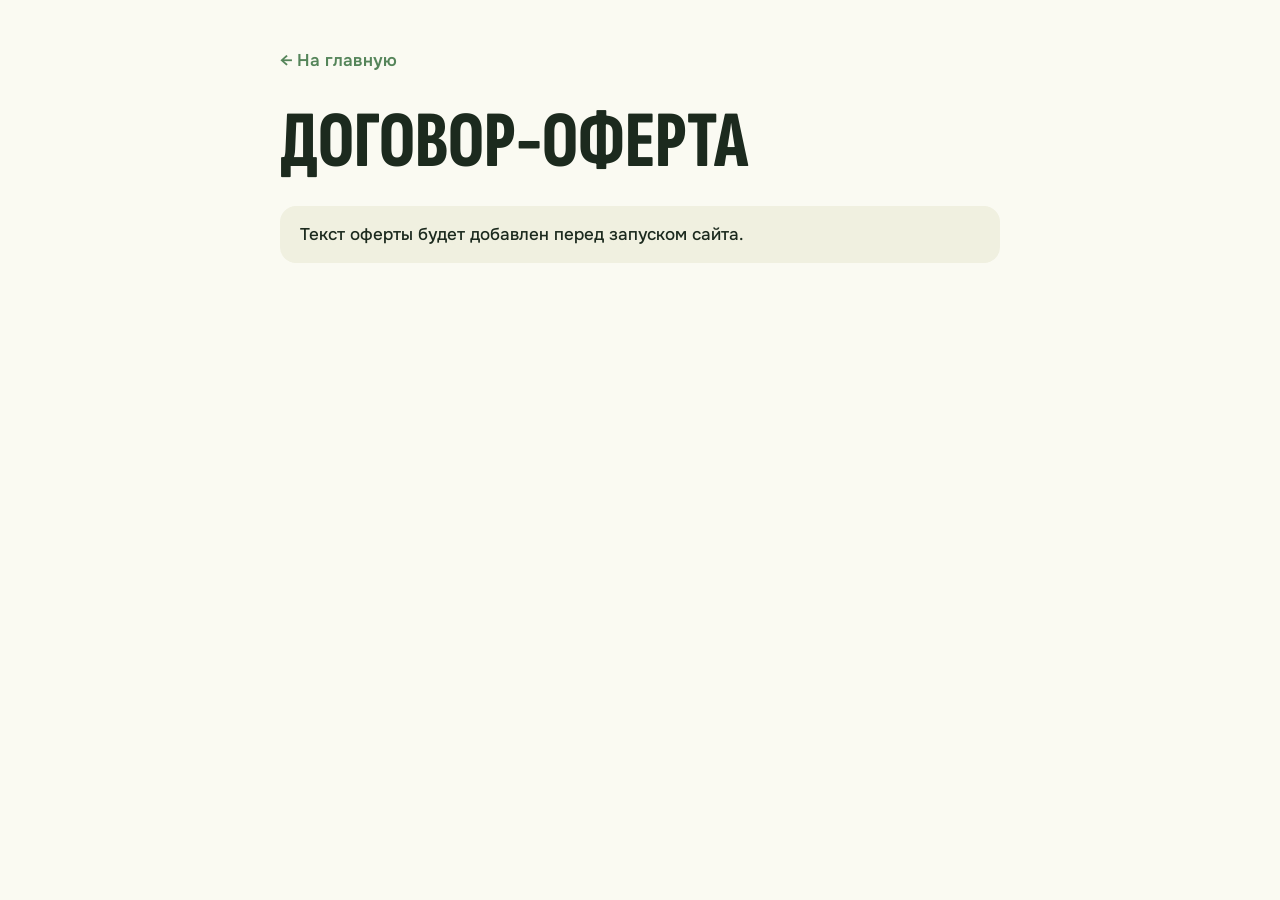
<file: site/offer.html>
<!DOCTYPE html>
<html lang="ru">
<head>
  <meta charset="utf-8">
  <meta name="viewport" content="width=device-width, initial-scale=1">
  <title>Договор-оферта — MAGIC</title>
  <link rel="icon" href="img/favicon.png">
  <link rel="preconnect" href="https://fonts.googleapis.com">
  <link rel="preconnect" href="https://fonts.gstatic.com" crossorigin>
  <link href="https://fonts.googleapis.com/css2?family=Onest:wght@400;500;600&family=Sofia+Sans+Extra+Condensed:wght@700;800&display=swap" rel="stylesheet">
  <link rel="stylesheet" href="css/style.css">
</head>
<body class="doc-page">
  <main class="doc">
    <a class="doc__back" href="index.html">← На главную</a>
    <h1 class="doc__title">Договор-оферта</h1>
    <!-- ЗАПОЛНИТЬ: текст публичной оферты на оказание услуг (участие в мероприятиях, предоплата, сертификаты)
         с реквизитами ИП. Нужен платёжной системе при подключении онлайн-оплаты. -->
    <div class="doc__todo">Текст оферты будет добавлен перед запуском сайта.</div>
  </main>
</body>
</html>
</file>
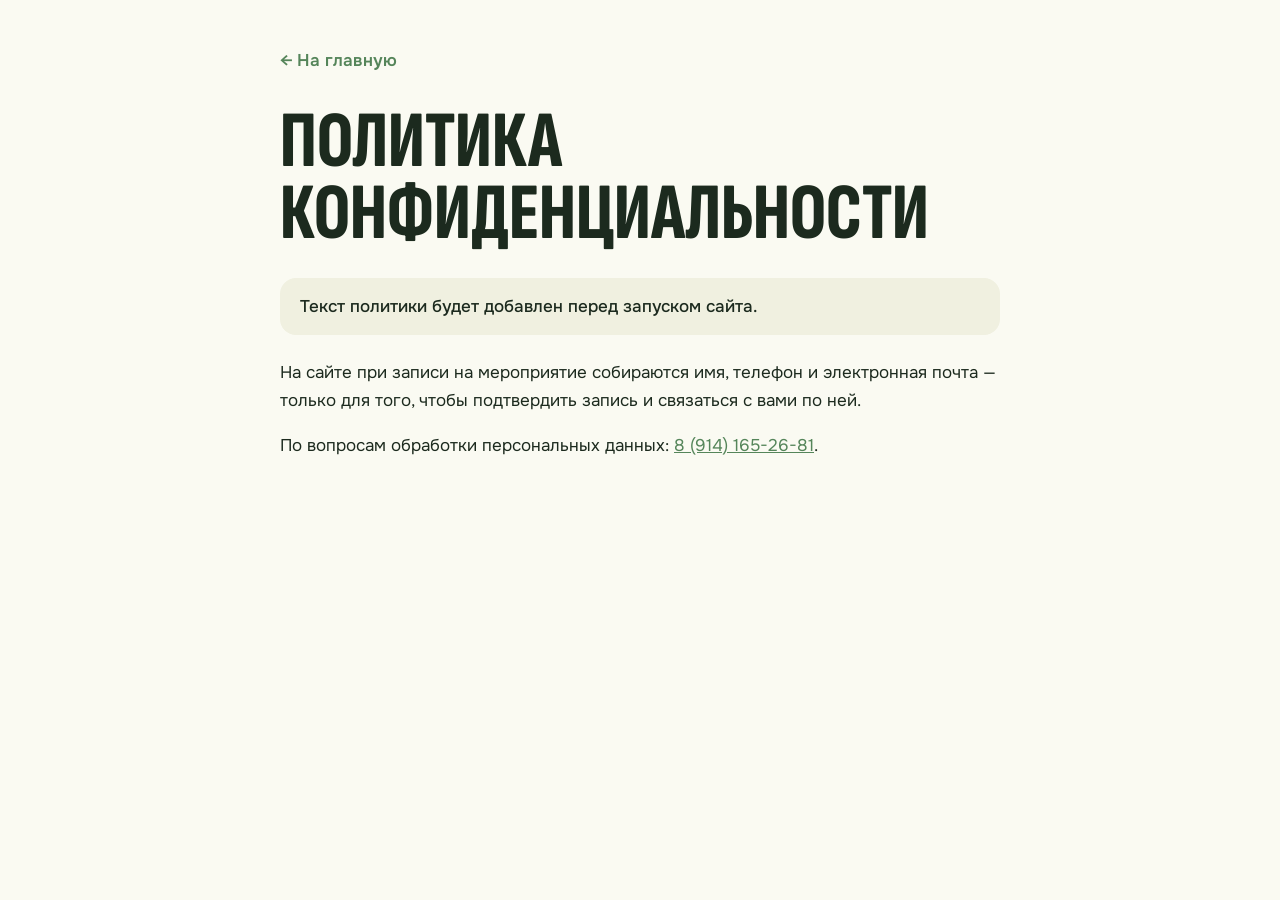
<file: site/privacy.html>
<!DOCTYPE html>
<html lang="ru">
<head>
  <meta charset="utf-8">
  <meta name="viewport" content="width=device-width, initial-scale=1">
  <title>Политика конфиденциальности — MAGIC</title>
  <link rel="icon" href="img/favicon.png">
  <link rel="preconnect" href="https://fonts.googleapis.com">
  <link rel="preconnect" href="https://fonts.gstatic.com" crossorigin>
  <link href="https://fonts.googleapis.com/css2?family=Onest:wght@400;500;600&family=Sofia+Sans+Extra+Condensed:wght@700;800&display=swap" rel="stylesheet">
  <link rel="stylesheet" href="css/style.css">
</head>
<body class="doc-page">
  <main class="doc">
    <a class="doc__back" href="index.html">← На главную</a>
    <h1 class="doc__title">Политика конфиденциальности</h1>
    <!-- ЗАПОЛНИТЬ: текст политики обработки персональных данных по 152-ФЗ.
         Его нужно составить под ваше ИП (или заказать у юриста / в конструкторе политик) — шаблон ниже не является юридическим документом. -->
    <div class="doc__todo">Текст политики будет добавлен перед запуском сайта.</div>
    <p>На сайте при записи на мероприятие собираются имя, телефон и электронная почта — только для того, чтобы подтвердить запись и связаться с вами по ней.</p>
    <p>По вопросам обработки персональных данных: <a href="tel:+79141652681">8 (914) 165-26-81</a>.</p>
  </main>
</body>
</html>
</file>
<file: src/style.css>
*{padding: 0;margin: 0;border: 0;}
*,*:before,*:after{-webkit-box-sizing: border-box;box-sizing: border-box;}
:focus,:active{outline: none;}
a:focus,a:active{outline: none;}
nav,footer,header,aside{display: block;}
html,body{
    height:100%;width:100%;
    font-size:100%;line-height:1;-ms-text-size-adjust:100%;-moz-text-size-adjust:100%;-webkit-text-size-adjust:100%;}
input,button,textarea{font-family:inherit;}
input::-ms-clear{display: none;}
button{cursor: pointer;}
button::-moz-focus-inner{padding:0;border:0;}
a,a:visited{text-decoration: none;}
a:hover{text-decoration: none;}
ul li{list-style: none;}
img{vertical-align: top;}
h1,h2,h3,h4,h5,h6{font-size:inherit;font-weight: inherit;}
a{color:inherit;}



body {
    font-family: "Montserrat",SansSerif;
    color: black;
}

body.overflow {
    overflow: hidden;
}



.layout {
    display: -webkit-box;
    display: -ms-flexbox;
    display: flex;
    min-height: 100vh;
}

.sidebar {
    padding: 40px 24px 40px 0;
    -ms-flex-negative: 0;
    flex-shrink: 0;
    background-color: white;
}



.content {
    -webkit-box-flex: 1;
    -ms-flex-positive: 1;
    flex-grow: 1;
    background-color: #F4F4F4;
}

.container {
    display: -webkit-box;
    display: -ms-flexbox;
    display: flex;
    -webkit-box-orient: vertical;
    -webkit-box-direction: normal;
    -ms-flex-direction: column;
    flex-direction: column;
    -webkit-box-pack: center;
    -ms-flex-pack: center;
    justify-content: center;
    -webkit-box-align: center;
    -ms-flex-align: center;
    align-items: center;
    padding: 150px 60px 80px 60px;
}


.logo {
    margin-left: 60px;
    margin-bottom: 60px;
}

.sidebar__user {
    background-color: #F4F4F4;
    padding: 20px 30px;
    margin-left: 60px;
    margin-bottom: 100px;
    border-radius: 8px;
    border: 1px solid #DADEC9;
}

.sidebar__name {
    color:#161814;
    font-size: 18px;
    font-weight: 500;
    margin-bottom: 6px;
}

.sidebar__text {
    color: #AFB1A7;
    font-size: 13px;
    font-weight: 400;
    line-height: 130%; /* 16.9px */
}

.sidebar__item {
    width: 372px;
}

.sidebar__button {
    display: -webkit-box;
    display: -ms-flexbox;
    display: flex;
    -webkit-box-align: center;
    -ms-flex-align: center;
    align-items: center;
    gap: 10px;
    padding: 20px 60px;
    margin-bottom: 12px;
    border-radius: 0px 100px 100px 0px;
    -webkit-transition: all .5s;
    -o-transition: all .5s;
    transition: all .5s;
    cursor: pointer;
    width: 90%;
    color:#161814;
    font-size: 16px;
    font-weight: 500;
}

.sidebar__button.active , .sidebar__button:hover {
    width: 100%;
    background-color: #DAF765;
}


.content__title {
    color: #161814;
    font-size: 48px;
    font-weight: 700;
    margin-bottom: 40px;
}

.content__list {
    display: -webkit-box;
    display: -ms-flexbox;
    display: flex;
    -webkit-box-align: center;
    -ms-flex-align: center;
    align-items: center;
    -ms-flex-wrap: wrap;
    flex-wrap: wrap;
    gap: 20px;
}



.content__list-item  {
    cursor: pointer;
    padding: 12px 18px;
    background-color: #fff;
    border-radius: 10px;
    border: 1px solid #DADEC9;
    -webkit-transition: all .3s;
    -o-transition: all .3s;
    transition: all .3s;
}

.content__list-item:hover,.content__list-diplom:hover {
    background-color: #AFB1A7;
}

li a {
    padding: 12px 18px;

}


.content__list-diplom {
    -webkit-transition: all .3s;
    -o-transition: all .3s;
    transition: all .3s;
    display: inline-block;
    padding: 12px 18px;
    background-color: #fff;
    border-radius: 10px;
    border: 1px solid #DADEC9;
}

.content__decor {
    display: -webkit-box;
    display: -ms-flexbox;
    display: flex;
    -webkit-box-align: center;
    -ms-flex-align: center;
    align-items: center;
}

.content__decor-text {
    color:#BEDD44;
    font-size: 36px;
    font-weight: 700;
    line-height: 110%; /* 39.6px */
}

.content__block {
    max-width: 1200px;
}

.content__block.hidden {
    display: none;
}

.content__decor-img img{
    width: 100%;
}

.burger {
    display: none;
    padding: 5px;
    position: fixed;
    top: 3%;
    right: 7%;
    width: 40px;
    height: 40px;
    background-color: #161814;
    border-radius: 50%;
    z-index: 10;
    border: 1px solid #DAF765;
}

@media (max-width: 768px) {
    .burger {
        display: block;
    }

    .sidebar {
        -webkit-transition: all .3s;
        -o-transition: all .3s;
        transition: all .3s;
        -webkit-transform: translateX(-100%);
        -ms-transform: translateX(-100%);
        transform: translateX(-100%);
        position: fixed;
        top: 0;
        left: 0;
        bottom: 0;
        z-index: 5;
    }

    .sidebar.show {
        -webkit-transform: translateX(0%);
        -ms-transform: translateX(0%);
        transform: translateX(0%);
    }

    .overlay {
        opacity: 0;
        pointer-events: none;
        -webkit-transition: all .3s;
        -o-transition: all .3s;
        transition: all .3s;
        position: absolute;
        top: 0;
        right: 0;
        left: 0;
        bottom: 0;
        z-index: 3;
        background-color: #000000e0;
    }

    .overlay.show {
        opacity: 1;
        pointer-events: all;
    }

    .container {
        padding: 40px 20px;
        min-height: 100%;
    }

    .content__decor {
        margin-top: 20px;
        -webkit-box-orient: vertical;
        -webkit-box-direction: normal;
        -ms-flex-direction: column;
        flex-direction: column;
    }
}

@media (max-width: 400px) {
    .sidebar__user {
        margin-left: 0;
    }
}
</file>
<file: casebook-github-pages/fonts.css>
@font-face {
  font-family: 'Caveat';
  font-style: normal;
  font-weight: 500;
  font-display: swap;
  src: url(media/WnznHAc5bAfYB2QRah7pcpNvOx-pjcB9SII.ttf) format('truetype');
}
@font-face {
  font-family: 'Golos Text';
  font-style: normal;
  font-weight: 400;
  font-display: swap;
  src: url(media/q5uXsoe9Lv5t7Meb31EcOR9UdVTNs822plVRRQ5c.ttf) format('truetype');
}
@font-face {
  font-family: 'Golos Text';
  font-style: normal;
  font-weight: 600;
  font-display: swap;
  src: url(media/q5uXsoe9Lv5t7Meb31EcOR9UdVTNs822plWPQg5c.ttf) format('truetype');
}
@font-face {
  font-family: 'Manrope';
  font-style: normal;
  font-weight: 400;
  font-display: swap;
  src: url(media/xn7_YHE41ni1AdIRqAuZuw1Bx9mbZk79FO_F.ttf) format('truetype');
}
@font-face {
  font-family: 'Manrope';
  font-style: normal;
  font-weight: 600;
  font-display: swap;
  src: url(media/xn7_YHE41ni1AdIRqAuZuw1Bx9mbZk4jE-_F.ttf) format('truetype');
}
@font-face {
  font-family: 'Manrope';
  font-style: normal;
  font-weight: 800;
  font-display: swap;
  src: url(media/xn7_YHE41ni1AdIRqAuZuw1Bx9mbZk59E-_F.ttf) format('truetype');
}
</file>
<file: casebook-github-pages/main.css>
:root{--accent:#a23f35;--ink:#332a24;--paper:#faf3e8;--line:#cdbda6;--mono:'Courier New',monospace;color:var(--ink);font-family:'Golos Text',Arial,sans-serif;font-synthesis:none}
*{box-sizing:border-box}body{margin:0;min-height:100vh;background-color:#ede3d2;background-image:linear-gradient(90deg,#72593609 1px,transparent 1px),linear-gradient(#72593609 1px,transparent 1px);background-size:25px 25px}
body:before{content:"";position:fixed;inset:0;z-index:99;pointer-events:none;opacity:.075;background-image:url("media/grain.png");mix-blend-mode:multiply}button{cursor:pointer;font:inherit;color:inherit}button:disabled{cursor:default}button,a,input,label{-webkit-tap-highlight-color:transparent}:is(button,a,input),:is(button,a,input):focus-visible{outline:none}button{border:0}main:focus{outline:0}.mast,.foot,.paper-shell,.play-shell{width:min(1200px,91vw);margin:auto}.mast{min-height:82px;display:flex;justify-content:space-between;align-items:center;border-bottom:1px solid #93826b80}.brand{display:flex;gap:12px;align-items:center;font:800 21px Manrope,sans-serif;letter-spacing:-.8px}.agency-icon{display:grid;place-items:center;background:var(--accent);color:var(--paper);width:38px;height:38px;border-radius:50%;transform:rotate(-11deg)}svg{width:1.3em;height:1.3em}.mast-id,.foldertab,.eyebrow,.slip,.roundseal small,.to-line,.foot{font:600 12px/1.3 var(--mono);letter-spacing:1px}.mast-id{display:flex;align-items:center;gap:14px;font-size:12px}.mast-id span{color:#ab9981}.mast-id i{display:block;width:35px;height:14px;background:repeating-linear-gradient(90deg,#695b4c 0 1px,transparent 1px 3px,#695b4c 3px 5px,transparent 5px 7px)}
.paper-shell{margin-top:36px}.folder-wrap{position:relative;padding-top:30px;isolation:isolate}.foldertab{position:absolute;left:0;top:0;display:flex;gap:9px;align-items:center;background:#d6bd92;padding:10px 34px 13px 22px;clip-path:polygon(0 0,88% 0,100% 100%,0 100%);border-radius:8px 7px 0 0;font-size:12px;z-index:-1}.foldertab svg{width:16px;height:16px}.folder{position:relative;display:grid;grid-template-columns:1.14fr 1fr;align-items:center;min-height:455px;padding:42px 5% 32px 7.6%;background:linear-gradient(110deg,#fbf4e9,#f8efdf);border:1px solid #cbbba0;border-radius:3px 7px 8px 4px;box-shadow:1px 4px 0 #dfceb0,2px 7px 0 #c6af89,3px 14px 25px #56432721}.folder:before{content:"";position:absolute;z-index:-1;inset:12px 0 -6px -3px;background:#d9c49f;transform:rotate(-.65deg);border-radius:5px}.holes{position:absolute;left:18px;top:12%;bottom:12%;display:flex;flex-direction:column;justify-content:space-between}.holes i{width:10px;height:10px;border-radius:50%;background:#d4c7af;box-shadow:inset 1px 2px 3px #84725870}.story{position:relative;z-index:2}.eyebrow{color:var(--accent);font-size:12px;letter-spacing:1.8px;display:flex;align-items:center;gap:9px}.livelight{background:var(--accent);width:7px;height:7px;border-radius:50%;box-shadow:0 0 0 4px #a23f3513}h1{font:800 clamp(46px,4.8vw,71px)/1.07 Manrope,Arial,sans-serif;letter-spacing:-.067em;margin:23px 0 16px}h1 em{font-style:normal;color:var(--accent);white-space:nowrap}.smaller{font-size:clamp(34px,3.6vw,52px)}.little-rule{display:flex;align-items:center;gap:6px;color:#ae765b;font-size:12px;width:118px;margin:18px 0}.little-rule i{height:1px;background:#b58c72;flex:1}.story p{font-size:18px;line-height:1.55;max-width:480px;margin:16px 0 21px}.primary{display:inline-flex;align-items:center;gap:12px;background:var(--accent);color:#fff;border:0;border-radius:7px;padding:14px 26px;font-weight:600;box-shadow:0 3px 0 #743129;transition:transform .18s,background .18s}.primary:hover{background:#90382f;transform:translateY(-2px)}.to-line{margin-top:27px;color:#7d705f;font-weight:400;letter-spacing:.3px}.to-line span{color:#6e4a3e;display:inline-block;min-width:86px;border-bottom:1px solid #bcaa95;font:500 25px/1 Caveat,cursive;text-align:center;transform:rotate(-3deg);margin-left:6px}.plain{border:0;background:none;text-decoration:underline;margin:12px}
.collage{position:relative;isolation:isolate;width:min(100%,430px);aspect-ratio:1.12;justify-self:center}.portrait,.behind,.slip{position:absolute;box-shadow:2px 5px 8px #38261635}.portrait{width:62%;height:83%;left:20%;top:5%;background:#fffaf0;padding:3% 3% 1%;transform:rotate(6deg);display:flex;align-items:stretch;flex-direction:column;border:1px solid #d2c7b5}.gridphoto{flex:1;min-height:0;display:grid;place-items:center;background-color:#ded9c6;background-image:linear-gradient(#93846d35 1px,transparent 1px),linear-gradient(90deg,#93846d35 1px,transparent 1px);background-size:17px 17px;overflow:visible}.gridphoto img{width:89%;height:100%;object-fit:contain;max-height:265px;transform:rotate(-9deg) scale(1.04);filter:drop-shadow(1px 4px 2px #36302632)}.signature{text-align:center;color:#403427;font:500 clamp(23px,2.3vw,34px)/1.3 Caveat,cursive;white-space:nowrap;padding-top:3%}.behind{z-index:-1;left:9%;top:15%;width:68%;height:71%;background:repeating-linear-gradient(0deg,transparent 0 15px,#ac96723d 15px 16px),#dfccaa;border:1px solid #c5ae87;transform:rotate(-11deg)}.slip{right:2%;top:25%;height:65%;width:47%;background:#f0ddba;border:1px solid #c6ac83;transform:rotate(13deg);padding:12px;display:flex;flex-direction:column;align-items:flex-end;justify-content:space-between;color:#82674b}.slip span{writing-mode:vertical-rl;font-size:10px}.bars{width:80%;height:21px;background:repeating-linear-gradient(90deg,#695545 0 1px,transparent 1px 4px,#695545 4px 7px,transparent 7px 9px)}.tape{position:absolute;top:-4%;left:31%;width:39%;height:9%;transform:rotate(-11deg);background:repeating-linear-gradient(82deg,#c8ac7230 0 1px,transparent 1px 3px),#dcc394bc;clip-path:polygon(1% 5%,98% 0,97% 22%,100% 35%,98% 50%,100% 67%,97% 81%,99% 100%,0 97%,2% 82%,0 62%,2% 48%,0 33%,2% 19%);z-index:2}.roundseal{color:var(--accent);position:absolute;bottom:11%;left:4%;border:4px double currentColor;outline:1px solid currentColor;outline-offset:2px;border-radius:50%;width:88px;height:88px;background:#f7eddaed;display:flex;flex-direction:column;align-items:center;justify-content:center;transform:rotate(-17deg);gap:4px}.roundseal svg{width:32px;height:32px}.roundseal small{font-size:8px;letter-spacing:.5px}.scrawl{position:absolute;right:6%;bottom:-3%;font:500 23px Caveat,cursive;color:#766452;transform:rotate(-5deg)}.scrawl:before{content:'⤴';display:inline-block;transform:rotate(-65deg);font:26px Georgia;margin-right:7px}.transcript p{font-size:16px;margin:12px 0}.transcript{margin-bottom:18px}
.strip{margin:27px 0 0;padding:22px 5%;display:flex;justify-content:space-between;align-items:center;background:#f7efe1;border:1px dashed #bdab91;border-radius:5px;gap:26px}.strip-title{display:flex;align-items:center;gap:15px;white-space:nowrap}.passport-icon{color:var(--accent);transform:rotate(-6deg);display:grid;place-items:center}.passport-icon svg{width:32px;height:32px}.strip strong{font:800 20px Manrope,sans-serif;letter-spacing:-.7px}.strip small{display:block;color:#786a59;margin-top:3px;font:13px var(--mono)}.track{display:flex;align-items:center;isolation:isolate;justify-content:space-between;position:relative;width:54%;max-width:530px}.track:before{position:absolute;content:"";left:0;right:0;border-top:1px dashed #bba991;z-index:-1}.track span{width:42px;height:42px;display:grid;place-items:center;color:#998976;background:#f7efe1;border:1px dashed #b9a78c;border-radius:100%;outline:4px solid #f7efe1}.track .ink{color:var(--accent);border:2px solid}.foot{display:flex;justify-content:space-between;align-items:center;margin-top:28px;margin-bottom:20px;color:#746856;font-weight:400;letter-spacing:.3px}.foot b{color:var(--accent);font-size:18px}.play-shell{margin-top:25px}.folder-wrap{animation:unfold .5s ease-out}.play-shell>section{animation:unfold .32s ease-out}@keyframes unfold{from{opacity:.25;transform:translateY(8px)}to{opacity:1;transform:none}}
@media(min-width:1500px){.paper-shell{margin-top:5vh}.folder{min-height:500px}}
@media(max-width:850px){.mast,.foot,.paper-shell,.play-shell{width:94vw}.folder{padding-left:7%;padding-right:3%;min-height:410px}.story p{font-size:16px}.holes{left:12px}.scrawl{font-size:18px}.roundseal{width:65px;height:65px}.roundseal svg{width:23px;height:23px}.roundseal small{font-size:6px}.strip{padding:18px 4%}}
@media(max-width:630px){.mast,.foot,.paper-shell,.play-shell{width:92vw}.mast{min-height:63px}.mast-id{font-size:0;gap:0}.mast-id span,.mast-id i{display:none}.mast-id:after{content:'№ 001';font:12px var(--mono)}.brand{font-size:17px;gap:8px}.agency-icon{width:31px;height:31px}.paper-shell{margin-top:20px}.folder{grid-template-columns:1fr;padding:26px 23px 19px 30px;gap:10px}.holes{left:8px}.holes i{width:6px;height:6px}.story h1{font-size:clamp(36px,9.9vw,58px);margin:14px 0 10px}.story h1.smaller{font-size:32px}.story p{font-size:16px;margin:12px 0 15px}.little-rule{margin:12px 0}.to-line{margin-top:18px}.collage{width:230px;max-width:85%;margin-top:6px}.scrawl{bottom:-4%}.signature{font-size:20px}.roundseal{width:55px;height:55px}.strip{flex-direction:column;align-items:stretch;gap:14px;margin-top:21px;padding:15px 18px}.track{width:100%;max-width:none}.track span{width:33px;height:33px}.track svg{width:17px}.strip strong{font-size:17px}.strip small{font-size:12px}.strip-title{gap:10px}.foot{font-size:10px;margin-top:18px}.primary{padding:12px 22px}.eyebrow{font-size:11px}}
@media(prefers-reduced-motion:reduce){*,*:before,*:after{animation-duration:.01ms!important;transition-duration:.01ms!important}}
.collage:after{content:"";position:absolute;width:18%;height:45%;left:1%;top:24%;background:url("media/sprig.png") center/contain no-repeat;transform:rotate(-20deg);pointer-events:none}
.device-notice{width:min(860px,90vw);min-height:calc(100svh - 176px);margin:auto;display:grid;align-content:center;padding:48px 0}.phone-letter{position:relative;isolation:isolate;padding-top:31px}.phone-paper{display:grid;grid-template-columns:minmax(120px,185px) 1fr;gap:clamp(24px,4vw,55px);align-items:center;background:var(--paper);padding:clamp(28px,5vw,64px);border:1px solid #c8b799;border-radius:2px 6px 6px 4px;box-shadow:1px 4px #dac7a6,2px 7px #c9b28e,0 15px 30px #57432d1f}.phone-paper h1{font-size:clamp(32px,4.6vw,56px);margin:16px 0}.phone-portrait{position:relative;transform:rotate(-6deg);padding:16px 12px 8px;background:#fffaf0;border:1px solid #d0c1a8;box-shadow:2px 4px 8px #45392724;text-align:center}.phone-portrait:before{content:"";position:absolute;left:29%;top:-8px;width:43%;height:21px;background:#ddc598cc;transform:rotate(3deg)}.phone-portrait img{display:block;width:100%;background-color:#e6dfcd;background-image:linear-gradient(#96856a22 1px,transparent 1px),linear-gradient(90deg,#96856a22 1px,transparent 1px);background-size:14px 14px}.phone-portrait span{font:500 clamp(18px,2.2vw,26px) Caveat,cursive}.phone-instruction{max-width:40ch;font-size:18px;line-height:1.55;margin-bottom:0}@media(max-width:620px){.phone-paper{grid-template-columns:1fr}.phone-portrait{width:110px}.phone-paper h1{font-size:34px}.phone-instruction{font-size:16px}}
.call-outcome{min-height:3.5em}
@media(prefers-reduced-motion:no-preference){
  .call-outcome > [data-go="cover"]{animation:open-case-appear .7s cubic-bezier(.22,.61,.36,1) both}
  @keyframes open-case-appear{from{opacity:0;translate:0 5px}to{opacity:1;translate:0 0}}
}
.music-credit{text-align:center;font-size:11px;color:#685a4b;padding:0 12px 12px}.music-credit a{color:inherit}
</file>
<file: casebook-github-pages/games.css>
.case-game{--g-red:var(--accent,#a23f35);--g-ink:#372e27;--g-paper:#faf3e8;--g-line:#c9bba5;color:var(--g-ink);width:100%;margin-inline:auto;font-family:"Golos Text",Arial,sans-serif}
.case-game *{box-sizing:border-box}.case-game button,.case-game input{font:inherit}.case-game button{cursor:pointer}.case-game button:disabled{cursor:default}.case-game h3,.g-popup h3{font-family:Manrope,Arial,sans-serif;color:inherit;line-height:1.12;font-weight:800;letter-spacing:-.035em}
.g-action{display:inline-flex;align-items:center;justify-content:center;min-height:46px;border:0;border-radius:8px;background:var(--g-red,#a23f35);color:white;font-weight:650!important;padding:.75em 1.5em;box-shadow:none}.g-action:hover:not(:disabled){filter:brightness(.94)}.g-action:disabled{background:#ccbbb0;color:#443a33;box-shadow:none}
.g-sheet,.g-note,.g-polaroid{background:#fffcf5;border:1px solid #dbd0bd;box-shadow:0 4px 13px #43332113}.g-sheet{padding:clamp(20px,4vw,46px);max-width:770px;margin:auto;position:relative}.g-meta,.g-kicker{font:600 .8rem/1.4 "Courier New",monospace;text-transform:uppercase;letter-spacing:.1em}.g-meta{display:flex;justify-content:space-between;gap:1rem;color:#755e4e}.g-meter{height:3px;margin:12px 0 25px;background:#e8ded0}.g-meter i{display:block;height:100%;background:var(--g-red)}.g-quiz fieldset{margin:0 0 20px;padding:0;border:0}.g-quiz legend{font:800 clamp(24px,3vw,35px)/1.13 Manrope,Arial,sans-serif;letter-spacing:-.04em;margin:0 0 20px;width:100%}.g-choice{display:flex;align-items:center;gap:.8rem;padding:12px 16px;border:1px solid #cfc2b0;border-radius:5px;min-height:50px;margin-bottom:7px;cursor:pointer;text-align:left;font:400 17px/1.4 "Golos Text",sans-serif}.g-choice input{appearance:auto;width:20px;height:20px;accent-color:var(--g-red);flex:none}.g-choice:has(:checked){border-color:var(--g-red);background:#f6e6dc;color:#71362c}
.g-room{position:relative;isolation:isolate;max-width:1120px;margin:auto;aspect-ratio:1199/685;border:5px solid #6b4f35;box-shadow:0 8px 25px #462e242f;overflow:hidden;background:#594032}.g-room picture,.g-room img{display:block;width:100%;height:100%;object-fit:cover}.g-object{position:absolute;left:var(--x);top:var(--y);transform:translate(-50%,-50%);width:9%;height:14%;min-height:44px;min-width:44px;border:none!important;box-shadow:none!important;border-radius:10%;background:transparent!important;display:grid;place-items:center;padding:0}.g-object:focus-visible{background:#fff2!important}.g-object .evidence-drawing{width:100%;height:100%;filter:sepia(.22) brightness(.83) drop-shadow(2px 4px 2px #190d0790);transition:filter .15s}.g-object:hover .evidence-drawing{filter:sepia(.15) brightness(.99) drop-shadow(2px 3px 2px #190d0780)}.obj-letter{width:10%}.obj-tea{width:7%}.art-tall svg{display:none}.art-wide svg,.art-both svg{display:block}.g-popup{position:fixed;max-width:min(420px,calc(100vw - 36px));max-height:85dvh;border:1px solid #c2ad94;background:#faf3e8;color:#392f28;text-align:center;padding:clamp(22px,5vw,40px);box-shadow:0 20px 70px #221c1655;border-radius:4px;overflow:auto;margin:auto}.g-popup::backdrop{background:#1f1914a1}.g-popup h3{margin:8px 0 12px;font-size:30px}.g-popup p{line-height:1.5}.g-exhibit{width:min(100%,290px);height:clamp(120px,29dvh,235px);margin:0 auto 14px}.g-exhibit img{display:block;width:100%;height:100%;object-fit:contain;filter:drop-shadow(0 3px 3px #684a2b20)}.g-popup .g-kicker{color:#895346;margin:10px 0 0}
.g-map{position:relative;max-width:1000px;margin:auto;aspect-ratio:2.08;min-height:260px;border:8px solid #eadfc8;box-shadow:inset 0 0 30px #8b76552e,1px 5px 17px #4e39222d;isolation:isolate;overflow:hidden;background:#d0d8ce}.travel-ink{position:absolute;inset:0;width:100%;height:100%}.g-map::after{content:"";position:absolute;inset:0;pointer-events:none;box-shadow:inset 0 0 35px #71523235;background:linear-gradient(90deg,transparent 32.8%,#52452d16 33%,#fffae477 33.3%,transparent 34%,transparent 66%,#52452d16 66.4%,#fff9df70 66.7%,transparent 67%);z-index:-1}.g-pin{position:absolute;min-height:44px;padding:4px 8px 4px 23px;text-align:left;background:none;color:#3a3026;font:700 clamp(14px,1.5vw,18px)/1.12 Georgia,serif!important;text-shadow:1px 1px 0 #f6ebd9,-1px -1px 0 #f6ebd9;border:none;max-width:35%}.g-pin::before{content:"";position:absolute;left:4px;top:50%;width:11px;height:11px;border-radius:100%;background:var(--g-red);border:2px solid #faf2e1;box-shadow:0 2px 2px #60382175;transform:translateY(-50%)}.g-pin.visited::before{background:#486644}.g-pin.visited::after{content:" ✓"}.pin-0{left:11%;top:20%}.pin-1{left:20%;top:40%}.pin-2{left:18%;top:67%}.pin-3,.pin-4{padding-left:4px;padding-right:22px;text-align:right}.pin-3::before,.pin-4::before{left:auto;right:2px}.pin-3{right:17%;top:60%}.pin-4{right:11%;top:38%}.g-polaroid{padding:12px 12px 1px;transform:rotate(-2deg);margin:0 auto 22px;width:min(270px,62vw)}.g-polaroid div{width:100%;aspect-ratio:1.14;background:#eee7da;box-shadow:inset 0 0 0 1px #d8cdbc}.g-polaroid p{font:italic 23px/1.2 Georgia,serif;margin:14px 0 16px}
.g-puzzle{display:grid;grid-template-columns:1fr 1fr;gap:clamp(18px,3vw,45px);max-width:790px;margin:0 auto;padding:clamp(16px,3vw,30px);background:#fff9ed;border:1px solid #d4c3ab;box-shadow:1px 4px 13px #50392120}.g-puzzle h3,.g-note h3{font-size:clamp(20px,2.2vw,27px);margin:0 0 14px}.g-board,.g-tray{display:grid;grid-template-columns:repeat(3,minmax(0,1fr));gap:4px}.g-board{background:#d0bfab;border:4px solid #d0bfab}.g-slot,.g-tile{border-radius:0;font:700 clamp(19px,3vw,34px)/1 Georgia,serif!important;aspect-ratio:1;min-width:0}.g-slot{color:#8a7765;background:#f5eddf;border:0}.g-slot.fixed,.g-tile{border:0;background:repeating-linear-gradient(0deg,transparent 0 6px,#957d591a 7px,transparent 8px),#e3cda9;color:#674a39}.g-tile{display:grid;place-items:center;position:relative;touch-action:none;box-shadow:1px 3px 3px #7355302b}.g-tile[aria-pressed=true]{background:#a23f35;color:white}.assembled .g-board{gap:0}.assembled .g-slot{border:0}.g-feedback{font-size:15px;line-height:1.5;text-align:left;margin:12px 0}
.g-scratch{display:grid;grid-template-columns:repeat(3,minmax(0,1fr));gap:clamp(8px,2vw,18px);margin-bottom:20px}.g-note{padding:clamp(13px,2.2vw,24px);text-align:left;position:relative}.g-note::before{content:"";display:block;height:8px;width:40px;background:#d5b78999;margin:0 auto 16px;transform:rotate(-3deg)}.g-coating{position:relative;min-height:150px;display:grid;align-items:center;margin:0 0 8px}.g-coating p{font:italic clamp(16px,1.45vw,20px)/1.5 Georgia,serif;color:#554235;margin:0}.g-coating canvas{position:absolute;inset:0;display:block;width:100%;height:100%;touch-action:none;cursor:crosshair}.g-link{min-height:44px;padding:4px 0;border:0;background:none;color:var(--g-red);text-decoration:underline;font-size:15px!important}
.g-hearts{max-width:840px;margin:auto}.g-heart-bar{display:flex;align-items:center;justify-content:space-between;gap:12px;margin:0 0 10px}.g-heart-bar label{display:flex;align-items:center;gap:8px;cursor:pointer;min-height:44px}.g-heart-bar input{appearance:auto;accent-color:var(--g-red);width:20px;height:20px}.g-sky{height:clamp(260px,43vh,420px);container-type:size;position:relative;overflow:hidden;border:1px solid #d2bdae;isolation:isolate;background:radial-gradient(ellipse at 70% 100%,#f0cabe55,transparent 55%),repeating-linear-gradient(0deg,transparent 0 28px,#bba98622 29px,transparent 30px),#fcf4e8}.g-heart{font:54px/1 Georgia,serif!important;position:absolute;left:var(--lane);top:0;min-height:54px;min-width:54px;border:0;background:none;color:var(--g-red);text-shadow:1px 2px 0 #82372e66;animation:g-fall var(--speed) linear var(--delay) infinite;padding:0}.g-heart:nth-child(even){color:#b96c65;font-size:46px!important}.g-sky.still .g-heart{animation:none;inset:50% auto auto 50%;transform:translate(-50%,-50%)}.g-heart:focus-visible{animation-play-state:paused}
@keyframes g-fall{from{transform:translateY(-54px) rotate(var(--tilt))}to{transform:translateY(100cqh) rotate(calc(-1 * var(--tilt)))}}
@media(max-width:700px){.g-scratch{grid-template-columns:1fr}.g-note{padding:15px 18px}.g-note::before{position:absolute;right:12px;top:8px}.g-note h3{margin-bottom:7px}.g-coating{min-height:90px}.g-note .g-link{min-height:44px}.g-map{border-width:5px}.g-room{border-width:3px}}
@media(max-width:600px){.g-room{aspect-ratio:698/1280;width:min(100%,41.44dvh);max-width:100%;margin-inline:auto}.g-room picture{position:absolute;inset:0}.g-object{left:var(--mx);top:var(--my);width:15%;height:8%}.art-wide svg{display:none}.art-tall svg{display:block}.g-puzzle{grid-template-columns:minmax(0,1fr);max-width:370px}.g-puzzle h3{margin-bottom:8px}.g-board,.g-tray{max-width:245px;margin:auto}.g-tray:empty{display:none}.g-scratch{gap:9px}.g-map{aspect-ratio:.98}.pin-0{left:3%;top:16%}.pin-1{left:10%;top:36%}.pin-2{left:10%;top:66%}.pin-3{right:3%;top:66%}.pin-4{right:2%;top:34%}.g-pin{max-width:48%}.g-choice{padding:10px}.g-quiz legend{font-size:24px}}
@media(prefers-reduced-motion:reduce){.g-object .evidence-drawing{transition:none}}
.g-heading{width:100%;margin:0 auto clamp(18px,3vw,30px);text-align:center}.g-heading h1{font:800 clamp(27px,4vw,40px)/1.13 Manrope,Arial,sans-serif;letter-spacing:-.045em;margin:.25em 0 0}.g-heading .g-kicker{margin:0;color:#8e4b3c}

.g-exhibit:is([data-clue="coffee"],[data-clue="photo"],[data-clue="tea"]){
  width:min(85%,246.5px);
  height:clamp(102px,24.65dvh,199.75px);
}
.g-polaroid.album-print{width:min(66vw,300px);margin-bottom:8px}
.album-print img{display:block;width:100%;height:min(44dvh,365px);object-fit:contain;background:#f4eee4}
.album-print figcaption{font:italic 23px Georgia,serif;padding:10px 0}
.album-pages{display:flex;align-items:center;justify-content:space-between;gap:10px;margin-bottom:8px}
.album-pages .g-link:disabled{opacity:.4}
.album-mount{width:min(68vw,300px);margin:0 auto 13px}
.album-mount [data-slot=carousel-content]{overflow:hidden}
.album-mount [data-slot=carousel-content]>div{display:flex;touch-action:pan-y pinch-zoom}
.album-mount [data-slot=carousel-item]{align-self:center;flex:0 0 100%;min-width:0;padding:5px 6px 9px}
.city-print{margin:0;padding:10px 10px 2px;position:relative;isolation:isolate;filter:drop-shadow(0 2px 2px #523a242e)}
.city-print:before{content:"";position:absolute;inset:0;background:#fffaf0 url(media/grain.png);background-blend-mode:soft-light;z-index:-1;clip-path:polygon(.3% .5%,24% 0,48% .4%,77% .1%,99.8% .4%,100% 32%,99.6% 68%,99.9% 99.3%,84% 99.7%,64% 99.4%,43% 100%,22% 99.6%,.1% 99.9%,.4% 67%,0 34%)}
.city-print img{display:block;width:100%;height:auto;margin-inline:auto}.city-print .empty-print{display:block;width:100%;height:min(43dvh,365px);object-fit:contain;background:#f2ecdf}
.city-print figcaption{font:italic 22px Georgia,serif;padding:10px 0}

.album-arrow{background:transparent;border:0;padding:7px;min-width:58px;min-height:44px;display:grid;place-items:center}
.album-arrow img{display:block;width:44px;height:auto}.album-arrow.prev img{transform:scaleX(-1)}.album-arrow:disabled{opacity:.3}

.g-board{gap:0}
.g-puzzle .g-slot,.g-puzzle .g-tile{position:relative;display:grid;place-items:center;padding:0;border:0;background:transparent;box-shadow:none;overflow:visible}
.g-puzzle .g-slot:disabled{opacity:1}
.g-puzzle .g-slot svg,.g-puzzle .g-tile svg{position:absolute;inset:0;width:100%;height:100%;pointer-events:none}
.g-puzzle .g-slot svg{overflow:visible}
.g-puzzle .g-tile[aria-pressed=true] svg{filter:drop-shadow(0 0 2px #a23f35) drop-shadow(0 0 2px #a23f35)}
.g-board{position:relative}
.g-complete-photo{position:absolute;inset:0;width:100%;height:100%;pointer-events:none;z-index:1}
.g-complete-photo.reveal{animation:puzzle-photo-reveal 1s ease-in-out both}
@keyframes puzzle-photo-reveal{from{opacity:0}to{opacity:1}}
@media(prefers-reduced-motion:reduce){.g-complete-photo.reveal{animation:none}}

.archive-note-shadow{margin:18px 2px 22px;filter:drop-shadow(1px 3px 3px #64513e36)}
.archive-note{text-align:left;padding:19px 20px 16px;background:linear-gradient(115deg,#fff8e7,#f2e4c9);color:#45352c;clip-path:polygon(0 .6%,31% 0,65% .5%,99.8% 0,100% 58%,99.5% 99.4%,72% 100%,40% 99.4%,0 100%,.4% 52%)}
.archive-note-seal{display:grid;place-items:center;width:34px;height:34px;color:#923f38;border:2px solid currentColor;border-radius:50%;transform:rotate(-12deg)}
.archive-note-seal svg{width:23px;height:23px}
.g-popup .archive-note p{font:18px/1.45 Georgia,serif;margin:17px 0 14px}
.archive-note-sign{text-align:right;font:500 24px/1.15 Caveat,cursive}
</file>
<file: casebook-github-pages/ending.css>
.end-view {
  --ink:#382d25;
  --line:#b9a590;
  width:min(100%, 990px);
  margin:auto;
  padding:clamp(12px,4vw,48px) clamp(8px,2vw,20px);
  color:var(--ink);
  text-align:center;
  box-sizing:border-box;
  font:400 1.125rem/1.5 "Golos Text",Arial,sans-serif;
}
.end-view * {box-sizing:border-box}
.end-view h2 {font:800 clamp(1.75rem,4.5vw,3.5rem)/1.04 Manrope,Arial,sans-serif;letter-spacing:-.055em;margin:.4em 0 .55em;text-wrap:balance;color:var(--ink)}
.end-view p {margin:0 0 1em}
.end-view .end-ref,.end-ledger,.end-reg dt {
  font:600 .79rem/1.4 "Courier New",monospace;text-transform:uppercase;letter-spacing:.09em;color:#6b5142
}
.end-view .end-action {
  appearance:none;cursor:pointer;border:0;border-radius:7px;background:var(--accent,#a23f35);
  color:#fff;font:600 1rem/1.35 "Golos Text",Arial,sans-serif;padding:15px 25px;min-height:48px;margin:1.7rem auto .25rem;
  transition:transform .18s,box-shadow .18s;box-shadow:0 3px 0 #572b2233
}
.end-action:hover,.end-action:focus-visible {transform:translateY(-2px);box-shadow:0 5px 6px #63372026}

.end-binding {
  padding:7px 8px 9px;background:#70382f;border-radius:6px 11px 11px 6px;
  box-shadow:0 16px 26px -13px #4b332963,inset 0 0 0 2px #5e3229;transform:rotate(-.45deg)
}
.end-book {display:grid;grid-template-columns:.96fr 1.04fr;position:relative;border-radius:3px;overflow:hidden;box-shadow:0 2px 0 #c6b39a,0 4px 0 #e3d7c2}
.end-leaf {min-width:0;position:relative;padding:clamp(20px,4vw,46px);text-align:left}
.end-left {background:linear-gradient(90deg,#fff9ee 68%,#f5ebd9 93%,#cbbba1);border-right:1px solid #a99b84}
.end-right {background:linear-gradient(90deg,#d5c4a9,#f8efde 6%,#fff7eb 36%,#fcf2e0);display:flex;flex-direction:column;justify-content:center}
.end-leaf::after,.end-postcard::after,.end-pocket-page::after,.end-film::after {content:"";position:absolute;inset:0;pointer-events:none;opacity:.17;background-image:url("data:image/svg+xml,%3Csvg xmlns='http://www.w3.org/2000/svg' width='125' height='125'%3E%3Cfilter id='f'%3E%3CfeTurbulence type='fractalNoise' baseFrequency='.68' numOctaves='3' stitchTiles='stitch'/%3E%3C/filter%3E%3Cpath filter='url(%23f)' opacity='.35' d='M0 0h125v125H0z'/%3E%3C/svg%3E")}
.end-leaf h2 {font-size:clamp(1.8rem,3.8vw,2.8rem)}
.end-reg {margin:20px 0 25px;display:grid;gap:6px}
.end-reg div {display:flex;align-items:baseline;gap:12px;border-bottom:1px dotted var(--line);padding:4px 0}
.end-reg dd {margin:0;font:1.1rem/1.5 Georgia,serif}
.end-view .end-result {font-weight:700;color:var(--accent,#a23f35);line-height:1.3;margin-bottom:.5em}
.end-sign {display:inline-block;transform:rotate(-5deg);font:italic 1.55rem/1.4 "Segoe Print",Georgia,serif;color:var(--accent,#a23f35);margin-top:10px}
.end-ledger {text-align:center;padding-bottom:14px;border-bottom:1px solid #a389703b;margin:0 0 18px}
.end-seals {padding:0;margin:0;list-style:none;display:grid;grid-template-columns:repeat(3,minmax(0,1fr));gap:10px}
.end-slot {display:grid;place-items:center;width:min(85%,116px);aspect-ratio:1;justify-self:center;align-self:center}.end-slot > .end-stamp,.end-slot > .end-blank {display:grid;width:100%;height:100%;margin:0}.end-slot > .end-stamp{display:block}
.end-stamp {width:100%;max-width:136px;fill:none;stroke:currentColor;stroke-width:1.8;stroke-linecap:round;stroke-linejoin:round;color:var(--accent,#a23f35);transform:rotate(-9deg);mix-blend-mode:multiply}
.end-stamp .hair {stroke-width:.65}.end-stamp .end-arc,.end-stamp .end-serial {fill:currentColor;stroke:none;font:700 7px/1 "Courier New",monospace;letter-spacing:.2px}
.end-slot:nth-child(2n) .end-stamp {transform:rotate(8deg)}.end-slot:nth-child(3n) .end-stamp {transform:rotate(-3deg)}
.end-blank {width:85%;aspect-ratio:1;display:grid;place-items:center;border:1px dashed #bcaa95;border-radius:50%;color:#8d7965;font: .9rem/1 "Courier New",monospace}
.end-stamp.is-fresh {animation:end-ink .6s ease-out both}
@keyframes end-ink {from{opacity:0;filter:blur(2px)}to{opacity:1;filter:blur(0)}}
.end-pocket-page,.end-film,.end-postcard {width:min(100%, 620px);margin:auto;position:relative;background:#fff6e8;border:1px solid #cfbca1;padding:clamp(22px,5vw,58px);box-shadow:3px 5px 0 -1px #ede0c9,3px 5px 0 0 #c8b395,0 13px 28px -12px #54382547}
.end-pocket-page h2,.end-film h2 {font-size:clamp(1.8rem,4.5vw,2.8rem)}
.end-pocket-scene {position:relative;width:min(86%,360px);aspect-ratio:1.42;margin:2.8rem auto .5rem;isolation:isolate}
.end-envelope {position:absolute;inset:2% 5% 10%;transform:rotate(-5deg);background:linear-gradient(33deg,#d89da2,#efd1ca 52%,#d5a4a5);border:1px solid #b4837d;box-shadow:0 3px 7px #69392d47;animation:end-rise .45s ease-out both}
.end-envelope::before {content:"";position:absolute;inset:0;background:linear-gradient(37deg,transparent 49.5%,#b17b773b 50%,transparent 50.7%),linear-gradient(-37deg,transparent 49.5%,#b17b773b 50%,transparent 50.7%)}
.end-fold {position:absolute;inset:-1px -1px auto;height:60%;background:linear-gradient(150deg,#f9d9d4,#d69c9d);clip-path:polygon(0 0,100% 0,50% 100%);transform-origin:top;transition:transform .35s ease}
.end-wax {cursor:pointer;position:absolute;top:44%;left:50%;transform:translate(-50%,-50%) rotate(-5deg);z-index:2;width:53px;height:52px;display:grid;place-items:center;border:3px solid #90382e;border-radius:45% 56% 42% 51%;background:radial-gradient(at 35% 26%,#bd6453,var(--accent,#a23f35) 70%,#80382e);color:#f6c5a7;box-shadow:0 4px 4px #743b344a,inset 1px 2px 3px #edb3a487;font:1.65rem Georgia;transition:opacity .2s}
.end-pocket {position:absolute;inset:61% 0 0;background:linear-gradient(125deg,#e8cfab,#d2ad80);border:1px solid #b29268;box-shadow:0 2px 5px #6b4a3226;transform:rotate(2deg);display:grid;place-items:center}
.end-pocket:before {content:"";position:absolute;inset:7px;border:1px dashed #9d7d585e}.end-pocket span {font:italic 1.4rem "Segoe Print",Georgia,serif}
.end-opening .end-fold {transform:rotateX(166deg)}.end-opening .end-wax {opacity:0}.end-opening .end-envelope {animation:end-away .63s ease-in both}
@keyframes end-rise {from{transform:translateY(32px) rotate(-4deg);opacity:.6}to{transform:translateY(0) rotate(-5deg);opacity:1}}
@keyframes end-away {0%,45%{transform:rotate(-5deg);opacity:1}100%{transform:translateY(40px) rotate(-3deg);opacity:0}}
.end-film-media {width:min(100%,340px);margin:20px auto 0}
.end-film-media p {color:#6b5142;line-height:1.5}
.end-film-media video {display:block;margin:auto;width:min(100%,280px);aspect-ratio:3/4;background:#302923;border-radius:2px}
.end-link {border:0;background:none;text-decoration:underline;font:inherit;color:var(--accent,#a23f35);cursor:pointer}
.end-postcard {text-align:left;transform:rotate(-.7deg);padding-right:clamp(25px,6vw,76px)}
.end-postcard:before {content:"";position:absolute;right:25px;top:-11px;width:68px;height:25px;transform:rotate(11deg);background:repeating-linear-gradient(96deg,#dabb78a1 0 2px,#dbc38c99 2px 4px);clip-path:polygon(0 0,100% 0,98% 18%,100% 27%,98% 42%,100% 52%,98% 65%,100% 81%,98% 100%,0 100%,2% 80%,0 62%,2% 45%,0 35%,2% 17%)}
.end-postcard h2 {margin-right:18px}
.end-postcard h2 em {font-style:normal;color:var(--accent,#a23f35)}
.end-note {max-width:36ch;font:italic clamp(1.28rem,2.6vw,1.75rem)/1.48 Georgia,serif}
.end-postmark {float:right;width:52px;height:63px;border:3px dotted #a16f5c;outline:1px solid #b0806e;outline-offset:-7px;color:#9d6253;display:grid;place-items:center;font:1.8rem Georgia;transform:rotate(7deg);background:#ebd8be}
@media(max-width:660px){
  .end-book {grid-template-columns:1fr}
  .end-leaf {padding:22px 20px}.end-left{background:linear-gradient(#fff9ee,#f8eedf);border-right:0;border-bottom:1px solid #bda98e}
  .end-right{background:linear-gradient(#d9c8aa,#fff6e8 12%);padding-top:18px}
  .end-reg{margin:12px 0}.end-sign{font-size:1.2rem}.end-seals{grid-template-columns:repeat(2,minmax(0,1fr));gap:3px 12px;max-width:260px;width:100%;margin:auto}
  .end-slot{width:min(70px,100%);margin:7px 0}
  .end-ledger{margin-bottom:8px}.end-view h2{overflow-wrap:break-word}.end-postmark{width:38px;height:48px;font-size:1.25rem}
}
@media(prefers-reduced-motion:reduce){.end-view *,.end-view *::before,.end-view *::after{animation:none!important;transition:none!important}}

.end-video-viewer{position:relative;margin:0 auto;padding:0;border:0;width:100%;max-width:none;background:transparent}

.end-video-viewer.expanded{position:fixed;inset:0;margin:0;width:100%;height:100%;max-height:none;background:#151310;overflow:hidden}
.end-video-viewer.expanded::backdrop{background:#151310}
.end-video-viewer.expanded video{width:100%;height:100%;object-fit:contain;border-radius:0;background:#151310}

.end-video-toggle{position:absolute;inset:0;width:100%;height:100%;display:grid;place-items:center;border:0;background:transparent;color:white;padding:0;cursor:pointer}
.expanded .end-video-toggle{touch-action:none}
.end-video-toggle span{font:2.4rem/1 sans-serif;text-shadow:0 1px 8px #000b}
.end-video-toggle.playing span{opacity:0}
.end-video-viewer.expanded::backdrop{animation:film-backdrop .38s ease-out both}
@keyframes film-backdrop{from{opacity:0}to{opacity:1}}
.end-video-viewer.expanded{background:transparent}
</file>
<file: таблица/style.css>
table {
    border-spacing: 0;
    border-collapse:collapse;
}
td , th , caption {border: 1px solid #000}
caption {border-bottom: none;}
.table { font-family: sans-serif ;}
td, th {  text-align: center;
  vertical-align: middle;}
  .red {color: rgb(255, 0, 0);}
.date {font: size 16px;px;}
</file>
<file: fitstydio-2/css/fonts.css>
@font-face {
    font-family: "Ubuntu";
    src: 
    local("Ubuntu"),
    url("../fonts/UbuntuMedium.woff2") format("woff2");
    font-style: normal;
    font-weight: 500;
    font-display: swap;
}
@font-face {
    font-family: "Ubuntu";
    src: 
    local("Ubuntu"),
    url("../fonts/UbuntuRegular.woff2") format("woff2");
    font-style: normal;
    font-weight: 400;
    font-display: swap;
}
@font-face {
    font-family: "Ubuntu";
    src: 
    local("Ubuntu"),
    url("../fonts/UbuntuLight.woff2") format("woff2");
    font-style: normal;
    font-weight: 300;
    font-display: swap;
}
@font-face {
    font-family: "Oswald";
    src: 
    local("Oswald"),
    url("../fonts/OswaldMedium.woff2") format("woff2");
    font-style: normal;
    font-weight: 500;
    font-display: swap;
}
@font-face {
    font-family: "Oswald";
    src: 
    local("Oswald"),
    url("../fonts/OswaldSemiBold.woff2") format("woff2");
    font-style: normal;
    font-weight: 600;
    font-display: swap;
}
</file>
<file: fitstydio-2/css/artical.css>
h1 {
    font-family: "Oswald", sans-serif;
    font-weight: 600;
    font-size: 48px;
    line-height: 115%;
    text-transform: uppercase;
    color: #2c332f;
    max-width: 596px;
    margin-bottom: 40px;
}
.article {
    padding-top: 80px;
    padding-bottom: 120px;
}
.article-text{
    font-weight: 400;
    font-size: 16px;
    line-height: 130%;
    color: #535755;
    margin-bottom: 20px;
}
.article-mb {
    margin-bottom: 80px;
}
.article-decor-wrapper {
    position: relative;
}
.article-decor-wrapper::before {
    content: "";
    position: absolute;
    z-index: -1;
    background: url("../images/decor-img.svg") no-repeat;
    width: 492px;
    height: 78px;
}
.article-decor-wrapper-1::before {
    top: 100px;
    left: -350px;
}
.article-img {
    max-width: 1220px;
    margin-bottom: 80px;
    width: 100%;
}
.h2 {
    font-family: "Oswald", sans-serif;
    font-weight: 600;
    font-size: 36px;
    line-height: 115%;
    text-transform: uppercase;
    color: #2c332f;
    max-width: 596px;
    margin-bottom: 40px;
}
.article-ul {
    padding: 0 0 0 15px;
    margin: 0 0 80px;
}
.article-item:not(:last-child) {
    margin-bottom: 16px;
}
.article-item::marker {
    color: #3596ed;
    font-size: 25px;
}
.article-video {
    max-width: 1220px;
    margin-bottom: 40px;
    width: 100%;
} 
.article-decor-wrapper-2::before {
   right: -350px;
   bottom: 136px;
}
.article-play-button {
    position: absolute;
    top: 50%;
    left: 50%;
    transform: translate(-50%, -50%);
    display: flex;
    align-items: center;
    justify-content: center;
    width: 60px;
    height: 60px;
    background-color: #3596ed;
    padding: 0;
    border: none;
    border-radius: 50%;
    cursor: pointer;
}
.article-text:last-child {
    margin-bottom: 0px;
}
</file>
<file: fitstydio-2/css/header.css>
.header-inner {
    display: flex;
    justify-content: space-between;
    align-items: center;
    gap: 10px;
    padding-top: 30px;
    padding-bottom: 30px;
    border-bottom: 1px solid #d3cbd9;
}
.phone {
    font-weight: 300;
    font-size: 14px;
    letter-spacing: 0.04em;
    text-transform: uppercase;
    text-align: right;
    color: #858e8a; 
}
.phone a {
    font-weight: 500;
    font-size: 18px;
    color: #2c332f;
    transition: color 0.2s;
}
.phone p {
    margin-bottom: 8px;
}
.phone a:hover {
    color: #3596ed;
}
</file>
<file: fitstydio-2/css/globals.css>
html {
    font-family: Ubuntu, sans-serif;
    font-weight: 400;
}

h1, h2, h3, h4, h5, h6, p {
    margin: 0;
}

body *, 
*::before,
*::after {
    box-sizing: border-box;
}

body {
    display: flex;
    flex-direction: column;
    min-height: 100vh;
}

a {
    text-decoration: none;
}

.container {
    max-width: 1250px;
    margin: 0 auto;
    padding: 0 15px;
}
</file>
<file: fitstydio-2/css/footer.css>
.footer {
    padding: 60px 0 40px;
    margin-top: auto;
    background: linear-gradient(
        90deg,
        rgba(73, 169, 255, 0.2) 0%,
        rgba(252, 124, 217, 0.2) 100%
    ) ;
    text-align: center;
}
.footer-top {
    padding-bottom: 40px;
    margin-bottom: 40px;
    border-bottom: 1px solid #d3cbd9;
}
.footer-logo {
    display: inline-block;
    margin-bottom: 40px;
}
.menu ul {
    display: flex;
    list-style: none;
    margin: 0;
    padding: 0;
    gap: 60px;
    align-items: center;
    justify-content: center;
}
.menu a {
    font-weight: 400;
    font-size: 16px;
    line-height: 130%;
    color: #535755;
    transition: color 0.2s;
}
.menu a:hover {
    color: #3596ed;
}
.Copyright {
    font-weight: 400;
    font-size: 14px;
    letter-spacing: 0.04em;
    color: #858e8a;
}
</file>
<file: fitstydio/css/fonts.css>
@font-face {
    font-family: "Ubuntu";
    src: 
    local("Ubuntu"),
    url("../fonts/UbuntuMedium.woff2") format("woff2");
    font-style: normal;
    font-weight: 500;
    font-display: swap;
}
@font-face {
    font-family: "Ubuntu";
    src: 
    local("Ubuntu"),
    url("../fonts/UbuntuRegular.woff2") format("woff2");
    font-style: normal;
    font-weight: 400;
    font-display: swap;
}
@font-face {
    font-family: "Ubuntu";
    src: 
    local("Ubuntu"),
    url("../fonts/UbuntuLight.woff2") format("woff2");
    font-style: normal;
    font-weight: 300;
    font-display: swap;
}
@font-face {
    font-family: "Oswald";
    src: 
    local("Oswald"),
    url("../fonts/OswaldMedium.woff2") format("woff2");
    font-style: normal;
    font-weight: 500;
    font-display: swap;
}
@font-face {
    font-family: "Oswald";
    src: 
    local("Oswald"),
    url("../fonts/OswaldSemiBold.woff2") format("woff2");
    font-style: normal;
    font-weight: 600;
    font-display: swap;
}
</file>
<file: fitstydio/css/artical.css>
html {
    font-family: Ubuntu, sans-serif;
}
h1, h2, h3, h4, h5, h6, p {
    margin: 0;
}
body * {
    box-sizing: border-box;
}
.container {
    max-width: 1250px;
    margin: 0 auto;
    padding: 0 15px;
}
h1 {
    font-family: "Oswald", sans-serif;
    font-weight: 600;
    font-size: 48px;
    line-height: 115%;
    text-transform: uppercase;
    color: #2c332f;
    max-width: 596px;
    margin-bottom: 40px;
}
.article {
    padding-top: 80px;
    padding-bottom: 120px;
}
.article-text{
    font-weight: 400;
    font-size: 16px;
    line-height: 130%;
    color: #535755;
    margin-bottom: 20px;
}
.article-mb {
    margin-bottom: 80px;
}
.article-img {
    max-width: 1220px;
    margin-bottom: 80px;
    width: 100%;
}
.h2 {
    font-family: "Oswald", sans-serif;
    font-weight: 600;
    font-size: 36px;
    line-height: 115%;
    text-transform: uppercase;
    color: #2c332f;
    max-width: 596px;
    margin-bottom: 40px;
}
.article-ul {
    padding: 0 0 0 15px;
    margin: 0 0 80px;
}
.article-item {
    margin-bottom: 12px;
}
.article-video {
    max-width: 1220px;
    margin-bottom: 40px;
    width: 100%;
}
</file>
<file: site/css/style.css>
/* ============ ДИЗАЙН-СИСТЕМА MAGIC ============ */
:root {
  /* единственный акцент — свечение из логотипа */
  --accent: #F0F1BA;

  /* зелёная база из логотипа */
  --green-900: #1C2A1E;
  --green-800: #2A3D2C;
  --green-600: #55855A;
  --green-400: #7AA665;
  --green-200: #C9D8BE;
  --milk-100: #F0F0E0;
  --milk-50: #FAFAF2;

  --font-heading: 'Sofia Sans Extra Condensed', 'Arial Narrow', sans-serif;
  --font-body: 'Onest', system-ui, sans-serif;

  --radius: 20px;
  --ease: cubic-bezier(.22, .8, .24, 1);
}

*, *::before, *::after { box-sizing: border-box; }
html { scroll-behavior: smooth; }
body {
  margin: 0;
  font-family: var(--font-body);
  font-size: 17px;
  line-height: 1.5;
  color: var(--green-900);
  background: var(--milk-50);
  -webkit-font-smoothing: antialiased;
}
img { display: block; max-width: 100%; }
[hidden] { display: none !important; }
a { color: inherit; }

/* ============ КНОПКИ ============ */
.btn {
  display: inline-flex; align-items: center; justify-content: center; gap: .5em;
  min-height: 52px; padding: 0 28px;
  border: 0; border-radius: 999px;
  font: 600 17px/1 var(--font-body);
  text-decoration: none; cursor: pointer;
  transition: transform .4s var(--ease), box-shadow .4s var(--ease);
}
/* на тёмном фоне — светлая заливка */
.btn--light { background: var(--accent); color: var(--green-900); }
.btn--light:hover { box-shadow: 0 0 0 6px rgba(240, 241, 186, .18), 0 0 40px rgba(240, 241, 186, .45); transform: translateY(-2px); }
/* на светлом фоне — тёмная заливка, акцент текстом */
.btn--dark { background: var(--green-900); color: var(--accent); }
.btn--dark:hover { box-shadow: 0 10px 30px rgba(28, 42, 30, .25); transform: translateY(-2px); }
/* контурная — второстепенное действие на тёмном фоне */
.btn--outline { background: transparent; color: var(--milk-50); box-shadow: inset 0 0 0 1.5px rgba(250, 250, 242, .5); }
.btn--outline:hover { box-shadow: inset 0 0 0 1.5px var(--accent); color: var(--accent); }
.btn:focus-visible { outline: 3px solid var(--accent); outline-offset: 3px; }

/* ============ ШАПКА ============ */
.site-header {
  position: fixed; z-index: 50; top: 0; left: 0; right: 0;
  padding: 14px clamp(20px, 5vw, 72px);
  transition: transform .45s var(--ease), background-color .45s var(--ease), padding .45s var(--ease);
}
/* после начала прокрутки — полупрозрачный фон с размытием */
.site-header.is-scrolled {
  padding-top: 10px; padding-bottom: 10px;
  background: rgba(28, 42, 30, .72);
  -webkit-backdrop-filter: blur(14px) saturate(1.2);
          backdrop-filter: blur(14px) saturate(1.2);
}
.site-header.is-hidden { transform: translateY(-110%); }
.site-header__inner {
  max-width: 1320px; margin: 0 auto;
  display: grid; grid-template-columns: 1fr auto 1fr; align-items: center; gap: 24px;
}
.site-header__logo { justify-self: start; display: block; position: relative; }
.site-header__logo img { height: 34px; width: auto; }
/* мягкое свечение за логотипом */
.site-header__logo::before {
  content: ""; position: absolute; inset: -14px -24px; z-index: -1;
  background: radial-gradient(closest-side, rgba(240, 241, 186, .22), transparent);
  pointer-events: none;
}
.site-header__logo-text { font: 800 30px/1 var(--font-heading); color: var(--milk-50); letter-spacing: .04em; }
.site-header__cta { justify-self: end; min-height: 46px; padding: 0 24px; font-size: 16px; }

.site-nav { display: flex; gap: clamp(18px, 2.4vw, 36px); }
.site-nav__link {
  position: relative; padding: 8px 0;
  color: var(--milk-50); text-decoration: none; font-size: 16px; font-weight: 500;
}
/* подчёркивание «от руки» — прорисовывается слева направо */
.site-nav__link::after {
  content: ""; position: absolute; left: -2px; bottom: 0; height: 8px; width: 0;
  background: url("data:image/svg+xml,%3Csvg xmlns='http://www.w3.org/2000/svg' viewBox='0 0 100 8' preserveAspectRatio='none'%3E%3Cpath d='M1 5.2 C14 2.6 24 6.6 37 4.4 S62 2.4 74 4.8 S92 5.6 99 3.4' fill='none' stroke='%23F0F1BA' stroke-width='2' stroke-linecap='round' vector-effect='non-scaling-stroke'/%3E%3C/svg%3E") left center / calc(100% + 4px) 100% no-repeat;
  transition: width .5s var(--ease);
}
.site-nav__link:hover::after,
.site-nav__link.is-active::after { width: calc(100% + 4px); }
.site-nav__link:focus-visible { outline: 2px solid var(--accent); outline-offset: 4px; border-radius: 4px; }

/* бургер — только на телефоне */
.burger, .mobile-menu__close {
  display: none;
  position: relative; width: 46px; height: 46px; padding: 0;
  border: 0; border-radius: 50%;
  background: rgba(250, 250, 242, .12); cursor: pointer;
}
.burger span, .mobile-menu__close span {
  position: absolute; left: 13px; right: 13px; height: 2px; border-radius: 2px;
  background: var(--milk-50);
}
.burger span:nth-child(1) { top: 18px; }
.burger span:nth-child(2) { top: 26px; }
.mobile-menu__close span { top: 22px; }
.mobile-menu__close span:nth-child(1) { transform: rotate(45deg); }
.mobile-menu__close span:nth-child(2) { transform: rotate(-45deg); }
.burger:focus-visible, .mobile-menu__close:focus-visible { outline: 3px solid var(--accent); outline-offset: 2px; }

/* ============ МОБИЛЬНОЕ МЕНЮ ============ */
.mobile-menu {
  position: fixed; inset: 0; z-index: 60;
  display: flex; flex-direction: column;
  padding: 104px 24px calc(28px + env(safe-area-inset-bottom));
  overflow-y: auto;
  background:
    radial-gradient(120vmax 120vmax at 80% 0%, rgba(85, 133, 90, .55), rgba(240, 241, 186, .10) 45%, transparent 62%),
    var(--green-900);
  color: var(--milk-50);
  opacity: 0;
  transition: opacity .35s var(--ease);
}
.mobile-menu[hidden] { display: none; }
.mobile-menu.is-open { opacity: 1; }
/* тёмно-зелёная полоса сверху — как шапка, только с крестиком */
.mobile-menu__bar {
  position: fixed; z-index: 1; top: 0; left: 0; right: 0;
  display: flex; justify-content: flex-end; align-items: center;
  padding: 12px 20px;
  background: var(--green-800);
  box-shadow: 0 1px 0 rgba(250, 250, 242, .08), 0 10px 30px rgba(10, 20, 12, .25);
}
.mobile-menu__close { display: block; }
.mobile-menu__nav { display: flex; flex-direction: column; gap: 6px; }
.mobile-menu__nav a {
  font: 800 clamp(44px, 13vw, 64px)/1.02 var(--font-heading);
  text-transform: uppercase; color: var(--milk-50); text-decoration: none;
}
.mobile-menu__nav a:active { color: var(--accent); }
.mobile-menu__manager { margin-top: auto; padding-top: 36px; }
.mobile-menu__manager p { margin: 0 0 12px; color: rgba(250, 250, 242, .7); font-size: 15px; }
.mobile-menu__buttons { display: grid; grid-template-columns: 1fr 1fr; gap: 10px; }
.mobile-menu__footer { margin-top: 28px; padding-top: 20px; border-top: 1px solid rgba(250, 250, 242, .14); }
.mobile-menu__social { display: flex; flex-wrap: wrap; gap: 8px 18px; margin-bottom: 10px; }
.mobile-menu__social a { color: var(--milk-50); font-size: 15px; font-weight: 500; }
.mobile-menu__address { margin: 0; color: rgba(250, 250, 242, .6); font-size: 14px; }
/* пункты появляются по очереди с мягким сдвигом */
.mobile-menu__nav a, .mobile-menu__manager, .mobile-menu__footer {
  opacity: 0; transform: translateY(18px);
  transition: opacity .5s var(--ease), transform .5s var(--ease);
  transition-delay: calc(var(--i, 0) * 60ms + 80ms);
}
.mobile-menu.is-open .mobile-menu__nav a,
.mobile-menu.is-open .mobile-menu__manager,
.mobile-menu.is-open .mobile-menu__footer { opacity: 1; transform: none; }
body.menu-open { overflow: hidden; }

/* ============ ГЛАВНЫЙ ЭКРАН ============ */
.hero {
  position: relative;
  min-height: 100vh; min-height: 100svh;
  padding: 120px clamp(20px, 5vw, 72px) 150px;
  background: var(--green-800);
  color: var(--milk-50);
  overflow: hidden;
  isolation: isolate;
}

/* фирменное гало логотипа: тёмный центр → светлое кольцо → зелёный край */
.hero__halo {
  position: absolute; z-index: -2;
  width: 115vmax; height: 115vmax;
  left: 30%; top: 50%;
  transform: translate(-50%, -50%);
  border-radius: 50%;
  background: radial-gradient(circle,
    rgba(42, 61, 44, 0) 0%,
    rgba(85, 133, 90, .55) 26%,
    rgba(240, 241, 186, .38) 40%,
    rgba(122, 166, 101, .25) 52%,
    rgba(42, 61, 44, 0) 66%);
  animation: halo-breathe 9s ease-in-out infinite;
}
@keyframes halo-breathe {
  0%, 100% { transform: translate(-50%, -50%) scale(1); opacity: .9; }
  50% { transform: translate(-50%, -50%) scale(1.06); opacity: 1; }
}

/* свечение за курсором (анимация №3) */
/* большое мягкое свечение — плывёт за курсором с запаздыванием */
.hero__glow {
  position: absolute; z-index: -1; left: 0; top: 0;
  width: 520px; height: 520px; margin: -260px 0 0 -260px;
  border-radius: 50%;
  background: radial-gradient(circle, rgba(240, 241, 186, .30) 0%, rgba(240, 241, 186, .10) 35%, rgba(240, 241, 186, 0) 70%);
  pointer-events: none;
  opacity: 0;
  transition: opacity .8s var(--ease);
  will-change: transform;
}

/* маленький яркий огонёк — идёт прямо за курсором и мерцает */
.hero__spark {
  position: absolute; z-index: 1; left: 0; top: 0;
  width: 64px; height: 64px; margin: -32px 0 0 -32px;
  pointer-events: none;
  opacity: 0;
  transition: opacity .5s var(--ease);
  will-change: transform;
  mix-blend-mode: screen;
}
.hero__spark::before {
  content: ""; position: absolute; inset: 0;
  border-radius: 50%;
  background: radial-gradient(circle,
    rgba(255, 255, 240, 1) 0%,
    rgba(240, 241, 186, .95) 10%,
    rgba(240, 241, 186, .45) 26%,
    rgba(240, 241, 186, .12) 48%,
    rgba(240, 241, 186, 0) 70%);
  animation: twinkle 2.2s ease-in-out infinite;
}
@keyframes twinkle {
  0%, 100% { transform: scale(1); opacity: 1; }
  30% { transform: scale(.82); opacity: .75; }
  55% { transform: scale(1.12); opacity: 1; }
  75% { transform: scale(.92); opacity: .85; }
}
.hero.has-pointer .hero__glow,
.hero.has-pointer .hero__spark { opacity: 1; }

.hero__inner {
  max-width: 1320px; margin: 0 auto;
  display: grid; grid-template-columns: 1fr 1fr; gap: clamp(24px, 4vw, 64px);
  align-items: center;
}

.hero__title {
  margin: 0 0 24px;
  font: 800 clamp(64px, 10.5vw, 168px)/.86 var(--font-heading);
  text-transform: uppercase;
  letter-spacing: -.005em;
}
.hero__title span { display: block; }
.hero__title-city { color: var(--accent); }

.hero__sub {
  max-width: 34ch; margin: 0 0 14px;
  font-size: clamp(18px, 1.5vw, 21px); line-height: 1.45;
  color: rgba(250, 250, 242, .88);
}
.hero__facts {
  margin: 0 0 32px;
  font-size: 15px; letter-spacing: .01em;
  color: rgba(250, 250, 242, .62);
}

/* ============ БЕСКОНЕЧНАЯ ЛЕНТА ФОТО ============ */
/* правая колонка — место под ленту; сама лента растянута на всю высоту главного экрана */
.hero__media { min-height: 1px; }
/* внешний слой — только маска (шире ленты, чтобы повёрнутые карточки не обрезались) */
.photo-ribbon {
  --card-gap: 22px;
  --ribbon-width: 400px;
  position: absolute; z-index: 0;
  top: 0; bottom: 0;
  right: max(clamp(20px, 5vw, 72px), calc((100% - 1320px) / 2));
  width: min(44%, 620px);
  /* мягкое растворение сверху и снизу */
  --fade: linear-gradient(to bottom,
    transparent 0%, rgba(0, 0, 0, .08) 10%, rgba(0, 0, 0, .35) 20%, rgba(0, 0, 0, .8) 30%, #000 38%,
    #000 62%, rgba(0, 0, 0, .8) 70%, rgba(0, 0, 0, .35) 80%, rgba(0, 0, 0, .08) 90%, transparent 100%);
  -webkit-mask-image: var(--fade);
          mask-image: var(--fade);
  pointer-events: none;
}
/* внутренний слой — перспектива */
.photo-ribbon__stage {
  width: var(--ribbon-width); max-width: calc(100% - 48px);
  height: 100%;
  margin: 0 48px 0 auto; /* прижата вправо — больше воздуха между текстом и лентой; справа запас под наклон */
  perspective: 1300px;
}
/* наклон: лента слегка повёрнута, будто лежит под углом */
.photo-ribbon__tilt {
  height: 100%;
  transform: rotateX(10deg) rotateY(-18deg) rotateZ(5deg);
}
.photo-ribbon__track {
  display: flex; flex-direction: column;
  animation: ribbon-scroll var(--ribbon-duration, 42s) linear infinite;
  will-change: transform;
}
/* сдвиг ровно на одну копию — промежуток входит в каждую карточку, поэтому шов не виден */
@keyframes ribbon-scroll {
  from { transform: translate3d(0, 0, 0); }
  to   { transform: translate3d(0, -50%, 0); }
}
.photo-ribbon__card {
  flex: none;
  margin: 0 0 var(--card-gap);
  aspect-ratio: 4 / 5;
  border-radius: 28px;
  overflow: hidden;
  background: var(--green-600);
  box-shadow: 0 24px 50px rgba(10, 20, 12, .35);
}
.photo-ribbon__card img { width: 100%; height: 100%; object-fit: cover; user-select: none; }

/* заглушка вместо фото — пока нет реального */
.photo-fallback {
  width: 100%; height: 100%;
  display: grid; place-items: center; text-align: center;
  padding: 16px;
  background: radial-gradient(circle at 50% 50%, var(--green-600) 0%, var(--green-600) 28%, #C9D49A 46%, var(--green-400) 64%, var(--green-600) 90%);
  color: var(--green-900);
  font: 500 14px/1.35 var(--font-body);
}


/* ============ КАРТОЧКА «БЛИЖАЙШЕЕ» ============ */
.nearest {
  position: absolute; z-index: 2;
  left: max(clamp(20px, 5vw, 72px), calc((100% - 1320px) / 2)); bottom: 32px;
  width: min(560px, calc(100% - 40px));
  display: grid; grid-template-columns: 76px 1fr auto; gap: 16px; align-items: center;
  padding: 12px 12px 12px 12px;
  background: rgba(250, 250, 242, .96);
  color: var(--green-900);
  border-radius: 24px;
  box-shadow: 0 20px 50px rgba(10, 20, 12, .35);
  text-decoration: none;
  animation: nearest-in .9s .3s var(--ease) both;
}
@keyframes nearest-in { from { opacity: 0; transform: translateY(24px); } to { opacity: 1; transform: none; } }
.nearest__photo { width: 76px; height: 76px; border-radius: 18px; overflow: hidden; background: var(--green-600); }
.nearest__photo img { width: 100%; height: 100%; object-fit: cover; }
.nearest__photo .photo-fallback { font-size: 0; }
.nearest__label { display: block; margin-bottom: 2px; font-size: 12px; font-weight: 600; letter-spacing: .08em; text-transform: uppercase; color: var(--green-600); }
.nearest__title { display: block; margin-bottom: 4px; font: 800 24px/1 var(--font-heading); text-transform: uppercase; }
.nearest__meta { display: block; font-size: 14px; color: rgba(28, 42, 30, .72); }
.nearest__btn { min-height: 48px; padding: 0 22px; font-size: 16px; }
.nearest--message { grid-template-columns: 1fr auto; padding: 16px 16px 16px 24px; font-size: 15px; }
.nearest--message p { margin: 0; }

/* огоньки свободных мест (анимация №2) */
.lights { display: inline-flex; gap: 4px; margin-right: 8px; vertical-align: middle; }
.lights i {
  width: 7px; height: 7px; border-radius: 50%;
  background: var(--green-400);
  box-shadow: 0 0 6px rgba(122, 166, 101, .8);
}
.lights.is-low i { background: #C8B84A; box-shadow: 0 0 8px rgba(200, 184, 74, .9); animation: flicker 1.8s ease-in-out infinite; }
.lights.is-low i:nth-child(2) { animation-delay: .4s; }
.lights.is-low i:nth-child(3) { animation-delay: .8s; }
@keyframes flicker { 0%, 100% { opacity: 1; } 50% { opacity: .45; } }

/* загрузка */
.nearest.is-loading { grid-template-columns: 1fr; }
.nearest__skeleton { display: grid; grid-template-columns: 76px 1fr; grid-template-rows: auto auto; gap: 10px 16px; }
.nearest__skeleton span { border-radius: 10px; background: var(--green-200); animation: pulse 1.4s ease-in-out infinite; }
.nearest__skeleton span:nth-child(1) { grid-row: span 2; height: 76px; border-radius: 18px; }
.nearest__skeleton span:nth-child(2) { height: 22px; width: 70%; align-self: end; }
.nearest__skeleton span:nth-child(3) { height: 14px; width: 45%; }
@keyframes pulse { 0%, 100% { opacity: 1; } 50% { opacity: .5; } }

/* ============ МЕРОПРИЯТИЯ ============ */
.events { padding: 110px clamp(20px, 5vw, 72px) 120px; background: var(--milk-50); }
.events__inner { max-width: 1320px; margin: 0 auto; }
.events__head { display: flex; align-items: flex-end; gap: 16px; flex-wrap: wrap; margin-bottom: 28px; }
.events__title { margin: 0; font: 800 clamp(56px, 8vw, 120px)/.85 var(--font-heading); text-transform: uppercase; color: var(--green-900); }
.events__month {
  margin-bottom: 8px; padding: 6px 14px; border-radius: 999px;
  background: var(--green-200); color: var(--green-900); font-size: 14px; font-weight: 600;
}

/* лента дней месяца */
.days {
  display: flex; gap: 6px; overflow-x: auto; scrollbar-width: none;
  margin: 0 0 32px; padding: 6px 2px 10px;
  scroll-snap-type: x proximity;
}
.days::-webkit-scrollbar { display: none; }
@media (hover: hover) and (pointer: fine) {
  /* на компьютере края ленты мягко растворяются — видно, что её можно листать */
  .days {
    --fade-l: #000; --fade-r: transparent;
    cursor: grab;
    scroll-snap-type: none; /* без «примагничивания» — иначе плавная прокрутка дёргается */
    -webkit-mask-image: linear-gradient(to right, var(--fade-l) 0, #000 32px, #000 calc(100% - 56px), var(--fade-r) 100%);
            mask-image: linear-gradient(to right, var(--fade-l) 0, #000 32px, #000 calc(100% - 56px), var(--fade-r) 100%);
  }
  .days.is-scrolled { --fade-l: transparent; }
  .days.is-end { --fade-r: #000; }
  .days.is-dragging { cursor: grabbing; scroll-snap-type: none; }
  .days.is-dragging .day { pointer-events: none; }
}
.day {
  flex: none; scroll-snap-align: start;
  width: 52px; padding: 8px 0 10px;
  display: flex; flex-direction: column; align-items: center; gap: 2px;
  border: 0; border-radius: 16px; background: transparent;
  font-family: var(--font-body); color: var(--green-900); cursor: pointer;
  transition: background-color .25s var(--ease), color .25s var(--ease);
}
.day__num { font: 800 26px/1 var(--font-heading); }
.day__wd { font-size: 12px; color: var(--green-600); }
.day__dot { width: 6px; height: 6px; margin-top: 3px; border-radius: 50%; background: var(--green-600); box-shadow: 0 0 6px rgba(85, 133, 90, .7); }
.day:hover:not(:disabled) { background: var(--milk-100); }
.day.is-selected { background: var(--green-900); color: var(--accent); }
.day.is-selected .day__wd { color: var(--accent); }
.day.is-selected .day__dot { background: var(--accent); box-shadow: 0 0 8px rgba(240, 241, 186, .9); }
.day:disabled { cursor: default; opacity: .32; }
/* прошедший день: виден, но приглушён; огонёк погашен */
.day.is-past { opacity: .4; }
.day.is-past .day__dot { background: transparent; box-shadow: inset 0 0 0 1.5px var(--green-600); }
.day:focus-visible { outline: 2px solid var(--green-600); outline-offset: 2px; }
.days--loading .day { background: var(--green-200); animation: pulse 1.4s ease-in-out infinite; height: 74px; }

/* сообщения (пусто / ошибка) */
.events__notice {
  display: flex; align-items: center; justify-content: space-between; gap: 16px; flex-wrap: wrap;
  margin-bottom: 28px; padding: 20px 24px; border-radius: var(--radius);
  background: var(--green-900); color: var(--milk-50);
}
.events__notice p { margin: 0; }
.events__notice .btns { display: flex; gap: 8px; flex-wrap: wrap; }

/* сетка карточек */
.events__grid { display: grid; grid-template-columns: repeat(3, minmax(0, 1fr)); gap: 28px 24px; }
.events__divider { grid-column: 1 / -1; margin: 12px 0 -8px; font-size: 14px; font-weight: 600; color: var(--green-600); text-transform: uppercase; letter-spacing: .06em; }

.ev-card {
  position: relative; display: flex; flex-direction: column;
  background: #fff; border-radius: 28px; overflow: hidden;
  box-shadow: 0 1px 0 var(--green-200), 0 10px 30px rgba(28, 42, 30, .06);
  transition: transform .6s var(--ease), box-shadow .6s var(--ease), opacity .4s var(--ease), filter .4s var(--ease);
}
.ev-card__photo {
  position: relative; display: block; width: 100%; aspect-ratio: 4 / 3; padding: 0; border: 0;
  overflow: hidden; background: var(--green-600); cursor: pointer;
}
.ev-card__photo img { width: 100%; height: 100%; object-fit: cover; transition: transform 1.2s var(--ease); }
/* плашка, выезжающая снизу при наведении (анимация №1) */
.ev-card__plate {
  position: absolute; left: 12px; right: 12px; bottom: 12px;
  display: flex; align-items: center; justify-content: space-between;
  padding: 10px 10px 10px 18px; border-radius: 18px;
  background: rgba(28, 42, 30, .82); color: var(--milk-50);
  -webkit-backdrop-filter: blur(8px); backdrop-filter: blur(8px);
  font-weight: 600; font-size: 15px;
  transform: translateY(130%); transition: transform .55s var(--ease);
}
.ev-card__plate span:last-child { padding: 8px 14px; border-radius: 999px; background: var(--accent); color: var(--green-900); font-size: 14px; }
.ev-card__body { display: flex; flex-direction: column; gap: 10px; flex: 1; padding: 20px 22px 22px; }
.ev-card__title { margin: 0; font: 800 30px/.95 var(--font-heading); text-transform: uppercase; color: var(--green-900); }
.ev-card__title button { all: unset; cursor: pointer; }
.ev-card__title button:focus-visible { outline: 2px solid var(--green-600); outline-offset: 3px; border-radius: 4px; }
.ev-card__short { margin: 0; font-size: 15px; line-height: 1.45; color: rgba(28, 42, 30, .72); }
.ev-card__meta { margin: 0; font-size: 15px; color: var(--green-900); }
.ev-card__meta b { font-weight: 600; }
.ev-card__dates { display: flex; flex-wrap: wrap; gap: 6px; }
.ev-card__more { display: none; font-size: 13px; color: var(--green-600); }
.ev-card__foot { margin-top: auto; padding-top: 6px; display: flex; align-items: center; gap: 12px; }
.ev-card__foot .btn { min-height: 46px; padding: 0 22px; font-size: 15px; }
.ev-card__soldout { font-size: 14px; color: rgba(28, 42, 30, .7); }
.ev-card__soldout a { color: var(--green-600); font-weight: 600; }

@media (hover: hover) and (pointer: fine) {
  .ev-card:not(.is-inactive):hover { transform: translateY(-6px) rotate(-.6deg); box-shadow: 0 1px 0 var(--green-200), 0 26px 50px rgba(28, 42, 30, .14); }
  .ev-card:not(.is-inactive):hover .ev-card__photo img { transform: scale(1.05); }
  .ev-card:not(.is-inactive):hover .ev-card__plate { transform: none; }
}

/* чипс даты */
.chip {
  display: inline-flex; align-items: center; gap: 6px;
  min-height: 36px; padding: 0 12px;
  border: 1.5px solid var(--green-200); border-radius: 999px; background: transparent;
  font: 500 14px/1 var(--font-body); color: var(--green-900); cursor: pointer;
  transition: border-color .2s, background-color .2s, color .2s;
}
.chip:hover:not(:disabled) { border-color: var(--green-600); }
.chip.is-selected { background: var(--green-900); border-color: var(--green-900); color: var(--accent); }
.chip.is-low::before { content: ""; width: 6px; height: 6px; border-radius: 50%; background: #C8B84A; box-shadow: 0 0 8px rgba(200, 184, 74, .9); animation: flicker 1.8s ease-in-out infinite; }
.chip:disabled { cursor: default; color: rgba(28, 42, 30, .4); }
/* прошедшая дата: не зачёркнута (мест не «нет» — встреча просто прошла), а приглушена и подписана */
.chip.is-past { cursor: default; color: rgba(28, 42, 30, .45); background: var(--milk-100); border-color: transparent; text-decoration: none; }
.chip.is-past small { color: rgba(28, 42, 30, .5); }
.chip:focus-visible { outline: 2px solid var(--green-600); outline-offset: 2px; }

/* состояния карточек */
.ev-card.is-match { box-shadow: 0 0 0 2px var(--green-600), 0 20px 40px rgba(28, 42, 30, .12); }
.ev-card.is-inactive .ev-card__photo img,
.ev-card.is-inactive .ev-card__photo .photo-fallback { filter: grayscale(1) contrast(.9); opacity: .55; }
.ev-card__off { display: inline-block; align-self: flex-start; padding: 6px 12px; border-radius: 999px; background: var(--milk-100); color: var(--green-900); font-size: 13px; font-weight: 600; }
.ev-card__ask { margin: 0; font-size: 14px; color: rgba(28, 42, 30, .7); }
.btn--sm { min-height: 40px !important; padding: 0 16px !important; font-size: 14px !important; }
.btn--ghost { background: var(--milk-100); color: var(--green-900); }
.btn--ghost:hover { background: var(--green-200); box-shadow: 0 6px 16px rgba(28, 42, 30, .12); transform: translateY(-2px); }

/* загрузка */
.ev-card--skeleton { min-height: 420px; }
.ev-card--skeleton::before { content: ""; display: block; aspect-ratio: 4 / 3; background: var(--green-200); animation: pulse 1.4s ease-in-out infinite; }
.ev-card--skeleton::after { content: ""; display: block; margin: 22px; height: 80px; border-radius: 12px; background: var(--milk-100); animation: pulse 1.4s ease-in-out infinite; }

/* блок неактивных на телефоне */
.events__inactive { margin-top: 24px; }
.events__inactive summary { cursor: pointer; padding: 16px 20px; border-radius: 18px; background: var(--milk-100); font-weight: 600; list-style: none; }
.events__inactive summary::-webkit-details-marker { display: none; }
.events__inactive summary::after { content: " ↓"; color: var(--green-600); }
.events__inactive[open] summary::after { content: " ↑"; }
.events__inactive .events__grid { margin-top: 16px; }

/* ============ ОКНО МЕРОПРИЯТИЯ ============ */
.ev-modal {
  width: min(1040px, calc(100% - 48px)); max-width: none; max-height: calc(100% - 48px);
  padding: 0; border: 0; border-radius: 32px; overflow: hidden;
  background: var(--milk-50); color: var(--green-900);
  box-shadow: 0 40px 100px rgba(10, 20, 12, .45);
}
.ev-modal::backdrop { background: rgba(14, 22, 15, .55); -webkit-backdrop-filter: blur(4px); backdrop-filter: blur(4px); }
.ev-modal[open] { animation: modal-in .45s var(--ease); }
.ev-modal[open]::backdrop { animation: fade-in .45s var(--ease); }
@keyframes modal-in { from { opacity: 0; transform: translateY(24px) scale(.98); } to { opacity: 1; transform: none; } }
@keyframes fade-in { from { opacity: 0; } to { opacity: 1; } }
.ev-modal__sheet { position: relative; max-height: calc(100vh - 48px); max-height: calc(100dvh - 48px); display: flex; }
.ev-modal__grip { display: none; }
.ev-modal__close {
  position: absolute; z-index: 3; top: 16px; right: 16px;
  width: 44px; height: 44px; border: 0; border-radius: 50%; padding: 0;
  background: rgba(250, 250, 242, .9); cursor: pointer; box-shadow: 0 4px 14px rgba(10, 20, 12, .15);
}
.ev-modal__close span { position: absolute; left: 13px; right: 13px; top: 21px; height: 2px; background: var(--green-900); border-radius: 2px; }
.ev-modal__close span:first-child { transform: rotate(45deg); }
.ev-modal__close span:last-child { transform: rotate(-45deg); }
.ev-modal__close:focus-visible { outline: 3px solid var(--green-600); outline-offset: 2px; }
.ev-modal__content { display: grid; grid-template-columns: 42% 1fr; width: 100%; overflow: hidden; }
.ev-modal__photo { position: relative; min-height: 100%; background: var(--green-600); }
.ev-modal__photo img, .ev-modal__photo .photo-fallback { position: absolute; inset: 0; width: 100%; height: 100%; object-fit: cover; }
.ev-modal__body { overflow-y: auto; padding: 40px 40px 0; display: flex; flex-direction: column; gap: 18px; }
.ev-modal__title { margin: 0; padding-right: 48px; font: 800 clamp(40px, 4.4vw, 60px)/.9 var(--font-heading); text-transform: uppercase; }
.ev-modal__meta { margin: 0; font-size: 16px; }
.ev-modal__meta b { font-weight: 600; }
.ev-modal__desc { margin: 0; font-size: 16px; line-height: 1.55; color: rgba(28, 42, 30, .82); }
.ev-modal__label { margin: 0 0 8px; font-size: 13px; font-weight: 600; text-transform: uppercase; letter-spacing: .06em; color: var(--green-600); }
.ev-modal__dates { display: flex; flex-wrap: wrap; gap: 8px; }
.ev-modal__dates .chip { min-height: 44px; flex-direction: column; align-items: flex-start; justify-content: center; gap: 2px; padding: 6px 14px; border-radius: 16px; }
.ev-modal__dates .chip small { font-size: 12px; font-weight: 400; color: var(--green-600); text-decoration: none; }
.ev-modal__dates .chip.is-selected small { color: var(--accent); }
.ev-modal__dates .chip.is-low::before { display: none; }
.ev-modal__variants { display: flex; flex-wrap: wrap; gap: 8px; }

/* форма записи */
.book { display: flex; flex-direction: column; gap: 14px; padding-top: 6px; border-top: 1px solid var(--green-200); }
.book__row { display: grid; grid-template-columns: 1fr 1fr; gap: 12px; }
.field { display: flex; flex-direction: column; gap: 6px; }
.field label { font-size: 14px; font-weight: 500; }
.field input {
  min-height: 52px; padding: 0 16px;
  border: 1.5px solid var(--green-200); border-radius: 14px; background: #fff;
  font: 400 16px var(--font-body); color: var(--green-900);
  transition: border-color .2s;
}
.field input:focus { outline: none; border-color: var(--green-600); box-shadow: 0 0 0 4px rgba(85, 133, 90, .15); }
.field.is-error input { border-color: #B4543C; }
.field__error { min-height: 0; margin: 0; font-size: 13px; color: #A1452F; }
.field__hint { margin: 0; font-size: 13px; color: var(--green-600); }
.counter { display: inline-flex; align-items: center; gap: 4px; border: 1.5px solid var(--green-200); border-radius: 14px; background: #fff; align-self: flex-start; }
.counter button { width: 48px; height: 48px; border: 0; background: transparent; font-size: 22px; color: var(--green-900); cursor: pointer; border-radius: 12px; }
.counter button:disabled { color: var(--green-200); cursor: default; }
.counter output { min-width: 28px; text-align: center; font-weight: 600; font-size: 17px; }
.book__total { margin: 0; padding: 14px 16px; border-radius: 14px; background: var(--milk-100); font-size: 15px; }
.book__total b { font-weight: 700; }
.check { display: flex; gap: 10px; align-items: flex-start; font-size: 14px; line-height: 1.4; cursor: pointer; }
.check input { width: 20px; height: 20px; margin: 0; flex: none; accent-color: var(--green-900); }
.check a { color: var(--green-600); }
.book__submit {
  position: sticky; bottom: 0; z-index: 2;
  margin: 4px -40px 0; padding: 14px 40px 24px;
  background: linear-gradient(to top, var(--milk-50) 75%, rgba(250, 250, 242, 0));
}
.book__submit .btn { width: 100%; min-height: 56px; font-size: 17px; }
.book__alert { margin: 0; padding: 14px 16px; border-radius: 14px; background: #F6E6DE; color: #7A2F1E; font-size: 14px; }
.book__alert--info { background: var(--milk-100); color: var(--green-900); }
.ev-modal__off { display: flex; flex-direction: column; gap: 12px; padding: 20px; border-radius: 18px; background: var(--milk-100); margin-bottom: 28px; }
.ev-modal__off p { margin: 0; }
.ev-modal__off .btns { display: flex; gap: 8px; flex-wrap: wrap; }

/* ============ О НАС ============ */
.about { padding: 40px clamp(20px, 5vw, 72px) 120px; background: var(--milk-50); }
.about__inner { max-width: 1320px; margin: 0 auto; display: flex; flex-direction: column; gap: clamp(80px, 9vw, 140px); }

/* рассказ: текст по центру, под ним изогнутая лента фото на всю ширину экрана */
.about { overflow-x: clip; }
.about__story { position: relative; }
.about__text { max-width: 760px; margin: 0 auto; text-align: center; }
.about__title { margin: 0 0 24px; font: 800 clamp(56px, 8vw, 120px)/.85 var(--font-heading); text-transform: uppercase; }
.about__line { display: block; }
.about__accent { color: var(--green-600); }
.about__accent svg { display: block; height: .72em; width: auto; margin: .1em auto 0; fill: currentColor; stroke: none; overflow: visible; }
.about__text p { max-width: 46ch; margin: 0 auto 16px; font-size: 17px; line-height: 1.6; color: rgba(28, 42, 30, .82); }
.about__text .about__lead { font-size: clamp(20px, 1.8vw, 24px); line-height: 1.4; color: var(--green-900); }
.about__text .about__lead:last-child { margin-bottom: 0; }
.about__more { position: relative; margin-top: 0; }
.about__rating { display: inline-flex; align-items: center; gap: 10px; margin-top: 12px !important; padding: 10px 16px; border-radius: 999px; background: var(--milk-100); font-size: 15px !important; }
.about__rating:empty { display: none; }
.about__rating b { font-size: 17px; color: var(--green-900); }
.about__rating a { color: var(--green-600); font-weight: 600; }

/* изогнутая лента: карточки как на внутренней стенке цилиндра — по центру ровные, к краям выше.
   Размеры и форму каждой карточки считает main.js (initSpaceArc) на каждом кадре; --u — масштаб ленты */
.space-arc {
  --u: 1px;
  position: relative; width: 100vw; height: calc(var(--u) * 430);
  /* над и под центральной карточкой внутри ленты по 75 ед. воздуха — убираем его,
     чтобы от текста до фото сверху и снизу было одинаково 56px на любом экране */
  --gap: 56px;
  margin: calc(var(--gap) - var(--u) * var(--air, 75)) 0 calc(var(--gap) - var(--u) * var(--air, 75)) calc(50% - 50vw);
  overflow: hidden; cursor: grab; touch-action: pan-y; user-select: none; -webkit-user-select: none;
}
.space-arc.is-grabbing { cursor: grabbing; }
.space-card {
  position: absolute; left: 0; top: 0; margin: 0;
  background: var(--green-600); will-change: transform, clip-path;
}
.space-card img, .space-card .photo-fallback { display: block; width: 100%; height: 100%; object-fit: cover; pointer-events: none; -webkit-user-drag: none; }
.space-card img { opacity: 0; transition: opacity .6s var(--ease); }
.space-card img.is-ready { opacity: 1; }

/* фото для телефона (на компьютере скрыты — там изогнутая лента) */
.space-photos { display: none; }

/* появление блока: заголовок поднимается из размытия, затем подзаголовок, лента и текст под ней */
.about__story.is-pending .about__line,
.about__story.is-pending .about__text p,
.about__story.is-pending .space-arc,
.about__story.is-pending .space-photos { opacity: 0; }
.about__story.is-pending .about__line { transform: translateY(40px); filter: blur(12px); }
.about__story.is-pending .about__text p { transform: translateY(16px); }
.about__story.is-pending .space-arc,
.about__story.is-pending .space-photos { transform: translateY(80px); }
.about__story.is-in .about__line,
.about__story.is-in .about__text p,
.about__story.is-in .space-arc,
.about__story.is-in .space-photos {
  opacity: 1; transform: none; filter: none;
  transition: opacity .9s var(--ease), transform 1.1s var(--ease), filter 1s var(--ease);
}
.about__story.is-in .about__line + .about__line { transition-delay: .15s; }
.about__story.is-in .about__text p { transition-delay: .35s; }
.about__story.is-in .space-arc,
.about__story.is-in .space-photos { transition-delay: .5s; transition-duration: 1s, 1.4s; }
.about__story.is-in .about__more p { transition-delay: .8s; }
.about__story.is-in .about__more .about__rating { transition-delay: .9s; }

/* работы участниц: стопка полароидов (анимация №7) */
/* полароиды слева, текст справа — зеркально к рассказу выше */
.works { display: grid; grid-template-columns: 1.2fr .8fr; gap: clamp(32px, 6vw, 96px); align-items: center; }
.works .polaroids { order: -1; }
.works__title { margin: 0 0 16px; font: 800 clamp(44px, 5.5vw, 80px)/.9 var(--font-heading); text-transform: uppercase; }
.works__text p { max-width: 40ch; margin: 0 0 24px; font-size: 17px; line-height: 1.55; color: rgba(28, 42, 30, .82); }
.works__controls { display: flex; align-items: center; gap: 14px; margin-bottom: 24px; }
.works__btn {
  width: 52px; height: 52px; border: 1.5px solid var(--green-200); border-radius: 50%;
  background: #fff; color: var(--green-900); font-size: 20px; cursor: pointer;
  transition: border-color .2s, background-color .2s;
}
.works__btn:hover { border-color: var(--green-600); }
.works__btn:focus-visible { outline: 3px solid var(--green-600); outline-offset: 2px; }
.works__count { min-width: 48px; text-align: center; font-weight: 600; color: var(--green-600); }
.works__link { color: var(--green-600); font-weight: 600; }

.polaroids { position: relative; height: clamp(440px, 46vw, 600px); touch-action: pan-y; user-select: none; }
.polaroid {
  position: absolute; left: 50%; top: 50%;
  width: min(78%, 400px); margin: 0;
  padding: 14px 14px 0; border-radius: 6px;
  background: #fff; box-shadow: 0 18px 40px rgba(28, 42, 30, .16), 0 2px 6px rgba(28, 42, 30, .08);
  transition: transform .6s var(--ease), opacity .4s var(--ease);
  cursor: grab;
}
.polaroid.is-top { cursor: grab; }
.polaroid.is-dragging { transition: none; cursor: grabbing; }
.polaroid img, .polaroid .photo-fallback { display: block; width: 100%; aspect-ratio: 1 / 1; object-fit: cover; border-radius: 2px; pointer-events: none; }
.polaroid figcaption {
  padding: 14px 4px 18px; text-align: center;
  font: 700 20px/1 var(--font-heading); text-transform: uppercase; letter-spacing: .02em; color: var(--green-900);
}
.polaroid:focus-visible { outline: 3px solid var(--green-600); outline-offset: 4px; }

/* работа крупно */
.work-view {
  width: min(560px, calc(100% - 32px)); padding: 0; border: 0; border-radius: 28px; overflow: hidden;
  background: #fff; box-shadow: 0 40px 100px rgba(10, 20, 12, .45);
}
.work-view::backdrop { background: rgba(14, 22, 15, .6); -webkit-backdrop-filter: blur(4px); backdrop-filter: blur(4px); }
.work-view[open] { animation: modal-in .45s var(--ease); }
.work-view__body img { width: 100%; max-height: 66vh; object-fit: cover; }
.work-view__foot { display: flex; align-items: center; justify-content: space-between; gap: 16px; flex-wrap: wrap; padding: 20px 24px 24px; }
.work-view__foot p { margin: 0; font: 800 26px/1 var(--font-heading); text-transform: uppercase; }

/* отзывы */
.reviews__title { margin: 0 0 24px; font: 800 clamp(40px, 4.5vw, 64px)/.9 var(--font-heading); text-transform: uppercase; }
/* лента отзывов: листается колёсиком, перетаскиванием и свайпом */
.reviews__list {
  display: flex; gap: 20px; align-items: flex-start;
  overflow-x: auto; scrollbar-width: none;
  margin: 0 calc(-1 * clamp(20px, 5vw, 72px)); padding: 4px clamp(20px, 5vw, 72px) 24px;
}
.reviews__list::-webkit-scrollbar { display: none; }
@media (hover: hover) and (pointer: fine) {
  .reviews__list {
    --fade-l: #000; --fade-r: transparent;
    cursor: grab;
    -webkit-mask-image: linear-gradient(to right, var(--fade-l) 0, #000 72px, #000 calc(100% - 96px), var(--fade-r) 100%);
            mask-image: linear-gradient(to right, var(--fade-l) 0, #000 72px, #000 calc(100% - 96px), var(--fade-r) 100%);
  }
  .reviews__list.is-scrolled { --fade-l: transparent; }
  .reviews__list.is-end { --fade-r: #000; }
  .reviews__list.is-dragging { cursor: grabbing; }
  .reviews__list.is-dragging .review { pointer-events: none; }
}
.review { flex: none; width: 400px; border-radius: 24px; overflow: hidden; background: #fff; box-shadow: 0 1px 0 var(--green-200), 0 10px 30px rgba(28, 42, 30, .05); }
.review__img { width: 100%; aspect-ratio: 16 / 10; object-fit: cover; }
.review__img + .review__body, .review__body { padding: 22px 24px 24px; }
.review .photo-fallback { display: none; }
.review__head { display: flex; align-items: center; justify-content: space-between; gap: 12px; flex-wrap: wrap; }
.review__name { font: 800 22px/1 var(--font-heading); text-transform: uppercase; color: var(--green-900); }
.review__stars { color: var(--green-600); letter-spacing: 2px; }
.review__text { margin: 12px 0; font-size: 16px; line-height: 1.55; display: -webkit-box; -webkit-line-clamp: 4; -webkit-box-orient: vertical; overflow: hidden; }
.review.is-open .review__text { -webkit-line-clamp: unset; }
.review__more { padding: 0; border: 0; background: none; color: var(--green-600); font: 600 14px var(--font-body); cursor: pointer; }
.review__src { display: block; margin-top: 8px; font-size: 13px; color: rgba(28, 42, 30, .55); }

/* адрес */
.place {
  position: relative; overflow: hidden; isolation: isolate;
  display: grid; grid-template-columns: 1.3fr 1fr; gap: 32px; align-items: center;
  padding: clamp(32px, 5vw, 64px); border-radius: 36px;
  background: var(--green-800); color: var(--milk-50);
}
.place::before {
  content: ""; position: absolute; z-index: -1; width: 900px; height: 900px; right: -300px; top: -380px; border-radius: 50%;
  background: radial-gradient(circle, rgba(85, 133, 90, .7) 0%, rgba(85, 133, 90, .6) 26%, rgba(240, 241, 186, .3) 40%, rgba(122, 166, 101, .18) 52%, transparent 66%);
}
.place__label { margin: 0 0 12px; font-size: 14px; font-weight: 600; letter-spacing: .08em; text-transform: uppercase; color: var(--accent); }
.place__address { margin: 0 0 16px; font: 800 clamp(34px, 4vw, 56px)/.95 var(--font-heading); text-transform: uppercase; }
.place__building { margin: 0 0 20px; font-size: 18px; color: rgba(250, 250, 242, .8); }
.place__phone { margin: 0; font-size: 20px; }
.place__phone a { color: var(--milk-50); text-decoration: none; border-bottom: 1px solid rgba(250, 250, 242, .3); }
.place__actions { display: flex; flex-direction: column; align-items: flex-start; gap: 12px; justify-self: end; }
.place__actions > .btn { min-height: 56px; padding: 0 32px; }
.place__ask { margin: 12px 0 0; font-size: 15px; color: rgba(250, 250, 242, .7); }
.place__chats { display: flex; gap: 8px; }

/* ============ СЕРТИФИКАТЫ ============ */
.certs { padding: 0 clamp(20px, 5vw, 72px) 120px; background: var(--milk-50); }
.certs__inner {
  max-width: 1320px; margin: 0 auto;
  display: grid; grid-template-columns: .9fr 1.1fr; gap: clamp(32px, 6vw, 96px); align-items: center;
  padding: clamp(36px, 5vw, 64px); border-radius: 36px; background: var(--milk-100);
}
.certs__visual { display: grid; place-items: center; perspective: 1000px; }
.certs__photo, .cert-card {
  width: min(100%, 440px);
  transform: rotate(-6deg);
  transition: transform .9s var(--ease), filter .9s var(--ease);
}
.certs__photo { filter: drop-shadow(0 24px 40px rgba(28, 42, 30, .25)); }
.certs__visual:hover .certs__photo, .certs__visual:hover .cert-card { transform: rotate(-3deg) translateY(-6px); }
.certs__visual.is-swaying .certs__photo, .certs__visual.is-swaying .cert-card { animation: cert-sway 1.8s var(--ease) 1; }
@keyframes cert-sway { 0% { transform: rotate(-6deg); } 35% { transform: rotate(-2.5deg); } 70% { transform: rotate(-7deg); } 100% { transform: rotate(-6deg); } }

/* нарисованная карточка — пока нет фото сертификата */
.cert-card {
  position: relative; overflow: hidden;
  aspect-ratio: 1.6 / 1;
  display: flex; flex-direction: column; align-items: center; justify-content: center; gap: 10px;
  border-radius: 22px;
  background: radial-gradient(circle at 50% 50%, var(--green-600) 0%, var(--green-600) 24%, var(--accent) 44%, var(--green-400) 66%, var(--green-600) 100%);
  box-shadow: 0 30px 60px rgba(28, 42, 30, .25);
}
.cert-card img { width: 52%; filter: drop-shadow(0 0 18px rgba(240, 241, 186, .9)); }
.cert-card__label { font: 800 22px/1 var(--font-heading); text-transform: uppercase; letter-spacing: .08em; color: var(--green-900); }
.cert-card__sub { font-size: 12px; color: rgba(28, 42, 30, .7); }
.cert-card::after { /* мягкий блик, пробегающий при наведении */
  content: ""; position: absolute; inset: -50%;
  background: linear-gradient(105deg, transparent 40%, rgba(255, 255, 255, .35) 50%, transparent 60%);
  transform: translateX(-60%); transition: transform 1.2s var(--ease);
}
.certs__visual:hover .cert-card::after { transform: translateX(60%); }

.certs__title { margin: 0 0 18px; font: 800 clamp(44px, 5.5vw, 80px)/.9 var(--font-heading); text-transform: uppercase; }
.certs__text p { max-width: 44ch; margin: 0 0 16px; font-size: 18px; line-height: 1.55; color: rgba(28, 42, 30, .82); }
.certs__text .certs__hint { margin: 8px 0 12px; font-size: 14px; color: var(--green-600); }
.certs__btns { display: flex; gap: 10px; flex-wrap: wrap; }
.certs__btns .btn--ghost { background: #fff; }
.certs__btns .btn--ghost:hover { background: #fff; }

/* ============ ФУТЕР ============ */
.footer {
  position: relative; overflow: hidden; isolation: isolate;
  padding: 88px clamp(20px, 5vw, 72px) 28px;
  background: var(--green-900); color: var(--milk-50);
}
.footer::before { /* мягкое гало в углу */
  content: ""; position: absolute; z-index: -1; width: 1100px; height: 1100px; left: -420px; bottom: -700px; border-radius: 50%;
  background: radial-gradient(circle, rgba(85, 133, 90, .55) 0%, rgba(85, 133, 90, .45) 26%, rgba(240, 241, 186, .16) 40%, rgba(122, 166, 101, .1) 52%, transparent 66%);
}
.footer__inner { max-width: 1320px; margin: 0 auto; }
.footer__cols { display: grid; grid-template-columns: 1fr 1.4fr 1fr; gap: 40px; padding-bottom: 56px; border-bottom: 1px solid rgba(250, 250, 242, .12); }
.footer__col { display: flex; flex-direction: column; align-items: flex-start; gap: 10px; }
.footer__label { margin: 0 0 6px; font-size: 13px; font-weight: 600; letter-spacing: .08em; text-transform: uppercase; color: var(--accent); }
.footer__col--nav a { color: var(--milk-50); text-decoration: none; font-size: 18px; transition: color .25s; }
.footer__col--nav a:hover { color: var(--accent); }
.footer__address { max-width: 32ch; color: var(--milk-50); font-size: 17px; line-height: 1.45; text-decoration: none; }
.footer__address:hover { color: var(--accent); }
.footer__phone { font: 800 32px/1 var(--font-heading); color: var(--milk-50); text-decoration: none; letter-spacing: .02em; }
.footer__phone:hover { color: var(--accent); }
.footer__hint { margin: 10px 0 0; font-size: 14px; color: rgba(250, 250, 242, .6); }
.footer__chats { display: flex; gap: 8px; }
.footer__social { display: flex; flex-direction: column; gap: 12px; }
.footer__social a { display: inline-flex; align-items: center; gap: 12px; color: var(--milk-50); text-decoration: none; font-size: 17px; }
.footer__social svg {
  width: 44px; height: 44px; padding: 10px; border-radius: 50%;
  background: rgba(250, 250, 242, .08);
  fill: none; stroke: currentColor; stroke-width: 1.7; stroke-linecap: round; stroke-linejoin: round;
  transition: background-color .3s, box-shadow .3s, color .3s;
}
.footer__social svg .fill { fill: currentColor; stroke: none; }
.footer__social a:hover { color: var(--accent); }
.footer__social a:hover svg { background: rgba(240, 241, 186, .12); box-shadow: 0 0 24px rgba(240, 241, 186, .35); }
.footer a:focus-visible { outline: 2px solid var(--accent); outline-offset: 4px; border-radius: 4px; }

/* огромная надпись MAGIC: буквы по очереди наполняются тёплым светом (анимация №4) */
/* буквы — контуры из логотипа (magic-logo.svg), у каждой свой слой свечения */
.footer__brand { margin: 40px 0 0; user-select: none; }
.footer__brand svg { display: block; width: 100%; height: auto; overflow: visible; }
.footer__letter {
  fill: rgba(240, 241, 186, 0);
  stroke: rgba(250, 250, 242, .35); stroke-width: 1.5px;
  transition: fill 1s var(--ease), stroke 1s var(--ease);
  transition-delay: calc(var(--i) * 180ms);
}
.footer__glow { opacity: 0; stroke: none; transition: opacity 1.2s var(--ease); transition-delay: inherit; }
.footer__brand.is-lit .footer__letter { fill: var(--accent); stroke: var(--accent); }
.footer__brand.is-lit .footer__glow { opacity: .45; }
@media (hover: hover) and (pointer: fine) {
  .footer__brand.is-lit .footer__letter:hover { transition-delay: 0s; fill: #fbfbe6; }
  .footer__brand.is-lit .footer__letter:hover .footer__glow { opacity: .95; transition-delay: 0s; }
}
.footer__tagline { margin: 16px 0 40px; font-size: 15px; color: rgba(250, 250, 242, .6); }
.footer__legal { display: flex; flex-wrap: wrap; gap: 8px 24px; padding-top: 20px; border-top: 1px solid rgba(250, 250, 242, .12); font-size: 13px; color: rgba(250, 250, 242, .5); }
.footer__legal a { color: rgba(250, 250, 242, .7); }
.footer__legal a:hover { color: var(--accent); }

/* ============ ТЕКСТОВЫЕ СТРАНИЦЫ (политика, оферта) ============ */
.doc { max-width: 760px; margin: 0 auto; padding: 48px 20px 96px; }
.doc__back { display: inline-block; margin-bottom: 32px; color: var(--green-600); font-weight: 600; text-decoration: none; }
.doc__title { margin: 0 0 28px; font: 800 clamp(44px, 8vw, 80px)/.9 var(--font-heading); text-transform: uppercase; }
.doc p { font-size: 17px; line-height: 1.65; }
.doc a { color: var(--green-600); }
.doc__todo { margin-bottom: 24px; padding: 16px 20px; border-radius: 16px; background: var(--milk-100); font-weight: 500; }

/* временный блок вместо следующих секций */
.placeholder-section { padding: 120px 24px; text-align: center; color: var(--green-600); border-top: 1px dashed var(--green-200); }
/* якоря не прячутся под шапку */
section[id], footer[id] { scroll-margin-top: 72px; }

/* ============ ТЕЛЕФОН ============ */
@media (max-width: 860px) {
  /* шапка: логотип слева, «Записаться» и бургер справа */
  .site-header { padding: 12px 20px; }
  .site-header.is-scrolled { padding-top: 8px; padding-bottom: 8px; }
  .site-header__inner { grid-template-columns: 1fr auto auto; gap: 10px; }
  .site-header__logo img { height: 40px; } /* примерно как кнопка «Записаться» */
  .site-nav { display: none; }
  .site-header__cta { min-height: 44px; padding: 0 18px; font-size: 15px; }
  .burger { display: block; }

  .hero { padding: 96px 20px 132px; min-height: auto; }
  /* порядок: заголовок → подзаголовок → факты → фото → кнопка (ближе к пальцу) */
  .hero__inner { display: flex; flex-direction: column; align-items: stretch; gap: 0; }
  .hero__text { display: contents; }
  .hero__title { order: 1; font-size: clamp(54px, 17vw, 96px); margin-bottom: 16px; }
  .hero__sub { order: 2; margin-bottom: 10px; }
  .hero__facts { order: 3; margin-bottom: 0; }
  .hero__media { order: 4; margin: 4px 0 0; }
  .hero__cta { order: 5; width: 100%; margin-top: 4px; }
  /* на телефоне лента горизонтальная: фото едут влево друг за другом, края растворяются слева и справа */
  .photo-ribbon {
    --card-gap: 14px;
    --fade: linear-gradient(to right,
      transparent 0%, rgba(0, 0, 0, .35) 8%, #000 18%, #000 82%, rgba(0, 0, 0, .35) 92%, transparent 100%);
    position: relative; top: auto; bottom: auto; right: auto;
    width: calc(100% + 40px); height: auto;
    margin: 8px -20px 0;
    padding: 28px 0;
  }
  .photo-ribbon__stage { width: 100%; max-width: none; height: auto; margin: 0; perspective: 900px; }
  .photo-ribbon__tilt { height: auto; transform: rotateX(12deg) rotateZ(-3deg); }
  .photo-ribbon__track { flex-direction: row; width: max-content; animation-name: ribbon-scroll-x; }
  .photo-ribbon__card { width: min(56vw, 260px); margin: 0 var(--card-gap) 0 0; border-radius: 22px; box-shadow: 0 14px 30px rgba(10, 20, 12, .35); }
  @keyframes ribbon-scroll-x {
    from { transform: translate3d(0, 0, 0); }
    to   { transform: translate3d(-50%, 0, 0); }
  }
  .hero__halo { left: 50%; top: 30%; width: 160vmax; height: 160vmax; }

  /* мероприятия: одна колонка горизонтальных карточек */
  .events { padding: 72px 16px 80px; }
  .events__head { margin-bottom: 16px; }
  .days {
    position: sticky; top: 0; z-index: 5;
    margin: 0 -16px 20px; padding: 10px 16px;
    background: rgba(250, 250, 242, .94);
    -webkit-backdrop-filter: blur(10px); backdrop-filter: blur(10px);
  }
  .day { width: 46px; }
  .events__grid { grid-template-columns: 1fr; gap: 12px; }
  .ev-card { display: grid; grid-template-columns: 112px 1fr; border-radius: 22px; }
  .ev-card__photo { aspect-ratio: auto; height: 100%; min-height: 150px; }
  .ev-card__plate { display: none; }
  .ev-card__body { padding: 14px 14px 14px 16px; gap: 6px; }
  .ev-card__title { font-size: 23px; }
  .ev-card__short { display: none; }
  .ev-card__meta { font-size: 14px; }
  /* на телефоне в карточке — только ближайшая будущая дата; все даты (и прошедшие) — в окне мероприятия */
  .ev-card__dates .chip { display: none; }
  .ev-card__dates .chip:not(.is-past):first-of-type,
  .ev-card__dates .chip.is-past + .chip:not(.is-past) { display: inline-flex; }
  .ev-card__dates--past .chip.is-past:last-child { display: inline-flex; }
  .ev-card__more { display: inline; align-self: center; }
  .ev-card__dates { align-items: center; }
  .chip { min-height: 32px; font-size: 13px; padding: 0 10px; }
  .ev-card__foot .btn { min-height: 40px; padding: 0 16px; font-size: 14px; }
  .ev-card--skeleton { min-height: 150px; }
  .ev-card--skeleton::before { aspect-ratio: auto; width: 112px; height: 100%; }
  .ev-card.is-mobile-sway { animation: sway 1.4s var(--ease) 1; }
  @keyframes sway { 0% { transform: rotate(0); } 30% { transform: rotate(-.8deg); } 65% { transform: rotate(.5deg); } 100% { transform: rotate(0); } }

  /* окно мероприятия — шторка снизу на весь экран */
  .ev-modal { width: 100%; max-width: 100%; height: calc(100% - 24px); max-height: none; margin: auto 0 0; border-radius: 26px 26px 0 0; }
  .ev-modal[open] { animation: sheet-in .5s var(--ease); }
  @keyframes sheet-in { from { transform: translateY(100%); } to { transform: none; } }
  .ev-modal__sheet { height: 100%; max-height: none; flex-direction: column; }
  .ev-modal__grip { display: block; position: absolute; z-index: 3; top: 8px; left: 50%; width: 44px; height: 5px; margin-left: -22px; border-radius: 3px; background: rgba(250, 250, 242, .85); }
  .ev-modal__close { top: 14px; right: 14px; }
  .ev-modal__content { display: block; overflow-y: auto; height: 100%; }
  .ev-modal__photo { height: 240px; min-height: 0; }
  .ev-modal__body { overflow: visible; padding: 22px 20px 0; gap: 16px; }
  .ev-modal__title { padding-right: 0; font-size: 42px; }
  .ev-modal__dates { flex-wrap: nowrap; overflow-x: auto; margin: 0 -20px; padding: 0 20px 4px; scrollbar-width: none; }
  .ev-modal__dates .chip { flex: none; }
  .book__row { grid-template-columns: 1fr; }
  .book__submit { margin: 4px -20px 0; padding: 12px 20px calc(16px + env(safe-area-inset-bottom)); }

  /* о нас: одна колонка, коллаж — лента со свайпом */
  .about { padding: 24px 16px 80px; }
  .about__inner { gap: 72px; }
  .works { grid-template-columns: 1fr; gap: 28px; }
  .space-arc { display: none; }
  .space-photos {
    display: flex; gap: 12px; overflow-x: auto; scroll-snap-type: x mandatory; scrollbar-width: none;
    margin: 32px -16px; padding: 0 16px;
  }
  .space-photos::-webkit-scrollbar { display: none; }
  .space-photos figure { flex: none; width: 74%; height: 300px; margin: 0; border-radius: 28px; overflow: hidden; background: var(--green-600); scroll-snap-align: center; }
  .space-photos img, .space-photos .photo-fallback { width: 100%; height: 100%; object-fit: cover; }
  .works__controls { margin-bottom: 12px; }
  .works__text p { margin-bottom: 16px; }
  .polaroids { height: 420px; }
  .polaroid { width: min(82%, 320px); }
  .works__link { display: inline-block; }
  .works { display: flex; flex-direction: column; align-items: stretch; }
  .works__text { display: contents; }
  .works__title { order: 1; margin: 0; } .works__text p { order: 2; } .works .polaroids { order: 3; }
  .works__controls { order: 4; justify-content: center; } .works__link { order: 5; align-self: center; }
  .reviews__list { gap: 12px; scroll-snap-type: x mandatory; margin: 0 -16px; padding: 0 16px 8px; }
  .review { width: 84%; scroll-snap-align: center; }
  .place { grid-template-columns: 1fr; border-radius: 28px; padding: 28px 22px; }

  /* футер: сначала контакты, потом соцсети, навигация последней */
  .footer { padding: 56px 20px calc(24px + env(safe-area-inset-bottom)); }
  .footer__cols { grid-template-columns: 1fr; gap: 36px; padding-bottom: 36px; }
  .footer__col--contacts { order: 1; } .footer__col--social { order: 2; } .footer__col--nav { order: 3; }
  .footer__chats { width: 100%; }
  .footer__chats .btn { flex: 1; min-height: 52px !important; font-size: 16px !important; }
  .footer__social { flex-direction: row; gap: 14px; }
  .footer__social span { display: none; }
  .footer__social svg { width: 56px; height: 56px; padding: 14px; }
  .footer__col--nav { flex-direction: row; flex-wrap: wrap; gap: 8px 20px; }
  .footer__col--nav .footer__label { width: 100%; }
  .footer__brand { margin-top: 28px; }
  .footer__tagline { margin-bottom: 28px; }
  .footer__legal { flex-direction: column; gap: 6px; }

  /* сертификаты: картинка сверху, кнопки друг под другом */
  .certs { padding: 0 16px 80px; }
  .certs__inner { grid-template-columns: 1fr; gap: 28px; padding: 32px 20px 24px; border-radius: 28px; }
  .certs__photo, .cert-card { width: min(84%, 340px); }
  .certs__btns { flex-direction: column; }
  .certs__btns .btn { width: 100%; }
  .place__actions { justify-self: stretch; align-items: stretch; }
  .place__actions > .btn { width: 100%; }
  .place__chats .btn { flex: 1; min-height: 52px !important; }
  .hero__glow, .hero__spark { display: none; }

  /* «Ближайшее» — компактная полоска внизу */
  .nearest { left: 12px; right: 12px; bottom: 12px; width: auto; transform: none; grid-template-columns: 1fr auto; gap: 12px; padding: 10px 10px 10px 18px; border-radius: 20px; }
  .nearest__photo { display: none; }
  .nearest__title { font-size: 20px; }
  .nearest__meta { font-size: 13px; }
  .nearest__meta .lights { display: none; }
  .nearest__btn { padding: 0 18px; font-size: 15px; }
  .nearest__skeleton { grid-template-columns: 1fr; }
  .nearest__skeleton span:nth-child(1) { display: none; }
}

/* ============ МЕНЬШЕ ДВИЖЕНИЯ ============ */
@media (prefers-reduced-motion: reduce) {
  .photo-ribbon__track { animation: none !important; }
  *, *::before, *::after { animation-duration: .01ms !important; animation-iteration-count: 1 !important; transition-duration: .01ms !important; }
  .hero__glow, .hero__spark { display: none; }
  html { scroll-behavior: auto; }
}
</file>
